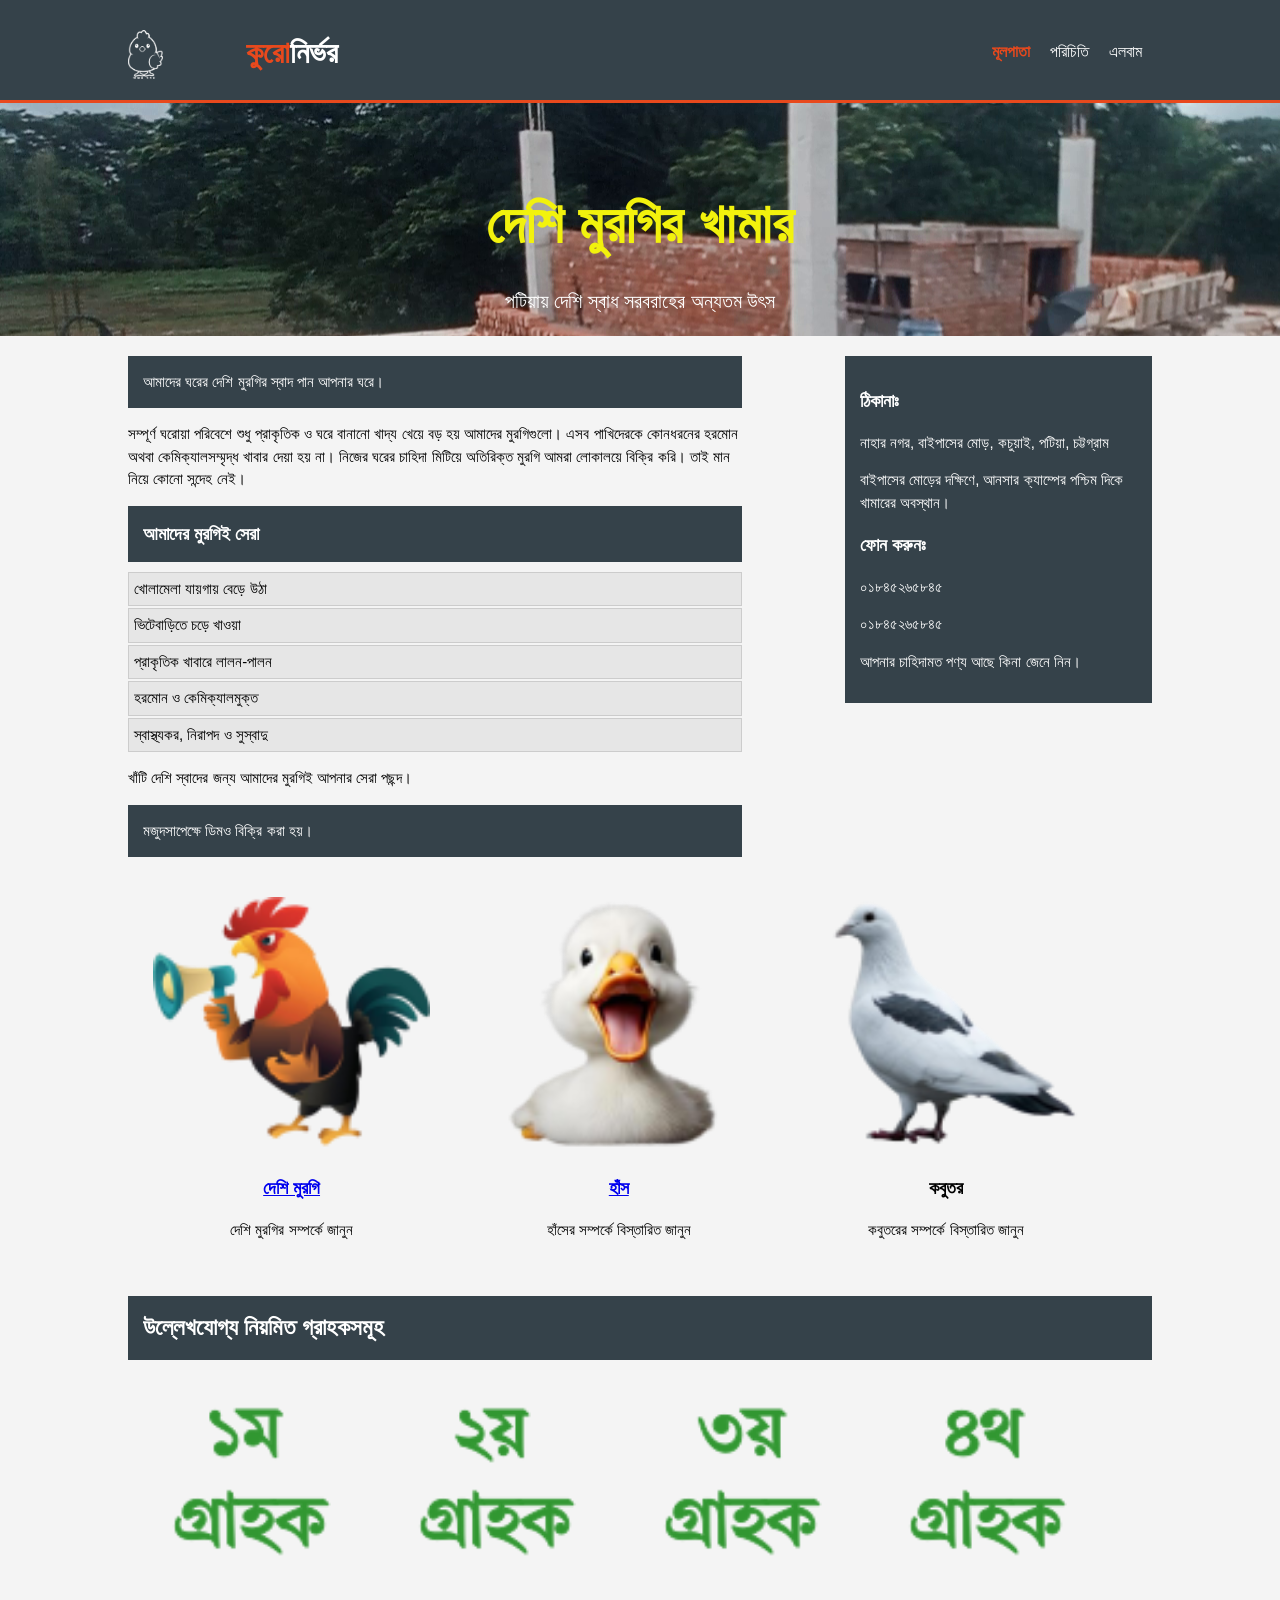
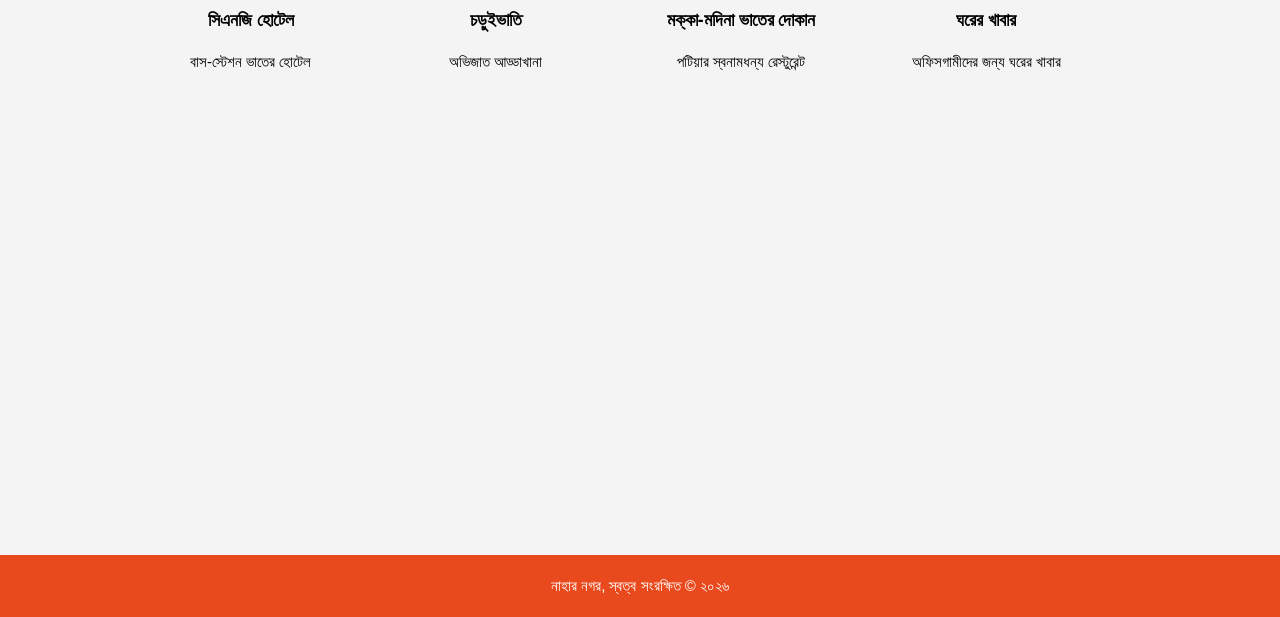
<file: index.html>
<!DOCTYPE html>
<html lang="en" dir="ltr">
  <head>
    <meta charset="utf-8">
    <meta name="viewport" content="width=device-width">
    <meta name="description" content="দেশি মুরগির খামার">
    <meta name="keywords" content="দেশি খামার, দেশি মুরগি, কবুতরের খামার, কবুতর, পটিয়া, চট্টগ্রাম,
    deshi murgi, chicken in patiya, deshi khamar in patiya, komol munshir hat">
    <meta name="author" content="Feroze Rashid, ফিরোজ রশিদ">
    <link rel="icon" type="image/x-icon" href="./img/favicon.ico">
    <title>কুরোনির্ভর । স্বাগতম</title>
    <link rel="stylesheet" href="./css/style.css">
  </head>
  <body>
    <header>
      <div class="container">
        <div id="branding">
          <div id="logo">
            <img src=./img/logo_khamar_short.png>
          </div>
          <div id="company-name">
          <h1><span class="highlight">কুরো</span>নির্ভর</h1>
        </div>
        </div>
        <nav>
          <ul>
            <li class="current"><a href="index.html">মূলপাতা</a></li>
            <li><a href="about.html">পরিচিতি</a></li>
            <li><a href="gallery.html">এলবাম</a></li>
          </ul>
        </nav>
      </div>
    </header>

    <section id="showcase">
      <div class="container">
        <h1>দেশি মুরগির খামার</h1>
        <p>পটিয়ায় দেশি স্বাধ সরবরাহের অন্যতম উৎস</p>
      </div>
    </section>

    <section id="promo">
      <div class="container">
        <article id="promo-main">
        <p class="dark">আমাদের ঘরের দেশি মুরগির স্বাদ পান আপনার ঘরে।</p>
        <p>সম্পূর্ণ ঘরোয়া পরিবেশে শুধু প্রাকৃতিক ও ঘরে বানানো খাদ্য খেয়ে বড় হয় আমাদের
          মুরগিগুলো। এসব পাখিদেরকে কোনধরনের হরমোন অথবা কেমিক্যালসম্মৃদ্ধ খাবার দেয়া
          হয় না। নিজের ঘরের চাহিদা মিটিয়ে অতিরিক্ত মুরগি আমরা লোকালয়ে বিক্রি করি।
          তাই মান নিয়ে কোনো সন্দেহ নেই।</p>
        <h3 class="dark">আমাদের মুরগিই সেরা</h3>
        <ul id="promo-reason">
          <li>খোলামেলা যায়গায় বেড়ে উঠা</li>
          <li>ভিটেবাড়িতে চড়ে খাওয়া</li>
          <li>প্রাকৃতিক খাবারে লালন-পালন</li>
          <li>হরমোন ও কেমিক্যালমুক্ত</li>
          <li>স্বাস্থ্যকর, নিরাপদ ও সুস্বাদু</li>
        </ul>
        <p>খাঁটি দেশি স্বাদের জন্য আমাদের মুরগিই আপনার সেরা পছন্দ।</p>
        <p class="dark">মজুদসাপেক্ষে ডিমও বিক্রি করা হয়।</p>
        </article>

    <aside id="promo-sidebar">
        <div class="dark">
        <h3>ঠিকানাঃ</h3>
        <p>নাহার নগর, বাইপাসের মোড়, কচুয়াই, পটিয়া, চট্টগ্রাম</p>
        <p>বাইপাসের মোড়ের দক্ষিণে, আনসার ক্যাম্পের পশ্চিম দিকে খামারের অবস্থান।</p>
        <h3>ফোন করুনঃ</h3>
        <p>০১৮৪৫২৬৫৮৪৫</p>
        <p>০১৮৪৫২৬৫৮৪৫</p>
        <p>আপনার চাহিদামত পণ্য আছে কিনা জেনে নিন।</p>
      </div>
    </aside>

    </div>
  </section>

    <section id="boxes">
      <div class="container">

        <div class="box">
          <img src="./img/deshi_murgi.png" alt="মুরগির ছবি">
          <h3><a href="chicken.html" target="_blank" rel="noopener noreferrer">দেশি মুরগি</a></h3>
          <p>দেশি মুরগির সম্পর্কে জানুন</p>
        </div>

        <div class="box">
          <img src="./img/duck.png" alt="হাঁসের ছবি">
          <h3><a href="duck.html" target="_blank" rel="noopener noreferrer">হাঁস</a></h3>
          <p>হাঁসের সম্পর্কে বিস্তারিত জানুন</p>
        </div>

        <div class="box">
          <img src="./img/pigeon.png" alt="কবুতরের ছবি">
          <h3>কবুতর</h3>
          <p>কবুতরের সম্পর্কে বিস্তারিত জানুন</p>
        </div>

      </div>
    </section>


    <section id="customers">
        <div class="container">
          <h2 class="dark">উল্লেখযোগ্য নিয়মিত গ্রাহকসমূহ</h2>

          <div class="customer">
              <img src="./img/logo_cust1.png" alt="সিএনজি হোটেল">
              <h3>সিএনজি হোটেল</h3>
              <p>বাস-স্টেশন ভাতের হোটেল</p>
          </div>

          <div class="customer">
              <img src="./img/logo_cust2.png" alt="চড়ুইভাতি">
              <h3>চড়ুইভাতি</h3>
              <p>অভিজাত আড্ডাখানা</p>
          </div>

          <div class="customer">
              <img src="./img/logo_cust3.png" alt="মদিনা">
              <h3>মক্কা-মদিনা ভাতের দোকান</h3>
              <p>পটিয়ার স্বনামধন্য রেস্টুরেন্ট</p>
          </div>

          <div class="customer">
              <img src="./img/logo_cust4.png" alt="ঘরের খাবার">
              <h3>ঘরের খাবার</h3>
              <p>অফিসগামীদের জন্য ঘরের খাবার</p>
          </div>

        </div>
    </section>

    <section id="mapbox" align="center">
    <div class="container">
      <iframe src="https://www.google.com/maps/embed?pb=!1m14!1m8!1m3!1d6836.513897028944!2d91.99343680429482!3d22.280950279232744!3m2!1i1024!2i768!4f13.1!3m3!1m2!1s0x30ad3d00443743bf%3A0x7475af524c725586!2z4Kao4Ka-4Ka54Ka-4KawIOCmqOCml-CmsA!5e0!3m2!1sen!2sus!4v1786073620413!5m2!1sen!2sus"
      width="400" height="450";
      style="border:0;" allowfullscreen="" loading="lazy" referrerpolicy="strict-origin-when-cross-origin"></iframe>
    </div>
  </section>

    <footer>
      <p>নাহার নগর, স্বত্ব সংরক্ষিত &copy; ২০২৬</p>
    </footer>

  </body>
</html>
</file>
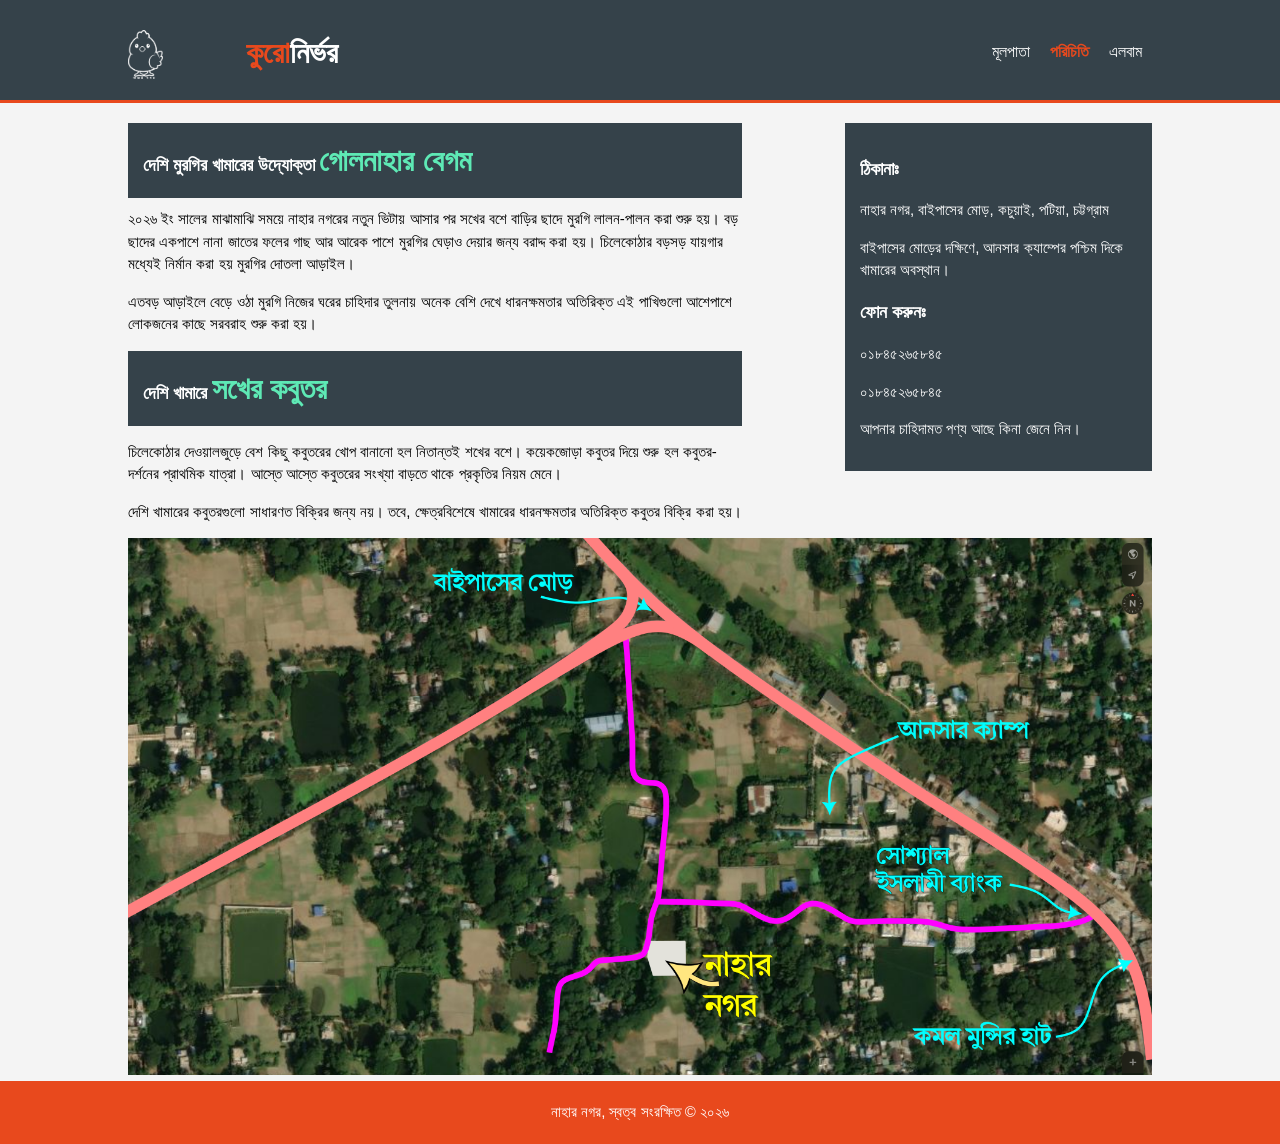
<file: about.html>
<!DOCTYPE html>
<html lang="en" dir="ltr">
  <head>
    <meta charset="utf-8">
    <meta name="viewport" content="width=device-width">
    <meta name="description" content="দেশি মুরগির খামার">
    <meta name="keywords" content="দেশি খামার, দেশি মুরগি, কবুতরের খামার, কবুতর, পটিয়া, চট্টগ্রাম,
    deshi murgi, chicken in patiya, deshi khamar in patiya, komol munshir hat">
    <meta name="author" content="Feroze Rashid, ফিরোজ রশিদ">
    <link rel="icon" type="image/x-icon" href="./img/favicon.ico">
    <title>কুরোনির্ভর । পরিচিতি</title>
    <link rel="stylesheet" href="./css/style.css">
  </head>
  <body>
    <header>
      <div class="container">
        <div id="branding">
          <div id="logo">
            <img src=./img/logo_khamar_short.png>
          </div>
          <div id="company-name">
          <h1><span class="highlight">কুরো</span>নির্ভর</h1>
        </div>
        </div>
        <nav>
          <ul>
            <li><a href="index.html">মূলপাতা</a></li>
            <li class="current"><a href="about.html">পরিচিতি</a></li>
            <li><a href="gallery.html">এলবাম</a></li>
          </ul>
        </nav>
      </div>
    </header>

    <section id="promo">
      <div class="container">
        <article id="promo-main">
        <h3 class="dark">দেশি মুরগির খামারের উদ্যোক্তা <span class="highlight">গোলনাহার বেগম</span></h3
        <p>২০২৬ ইং সালের মাঝামাঝি সময়ে নাহার নগরের নতুন ভিটায় আসার পর সখের বশে বাড়ির ছাদে
        মুরগি লালন-পালন করা শুরু হয়। বড় ছাদের একপাশে নানা জাতের ফলের গাছ আর আরেক
        পাশে মুরগির ঘেড়াও দেয়ার জন্য বরাদ্দ করা হয়। চিলেকোঠার বড়সড় যায়গার মধ্যেই নির্মান করা হয়
        মুরগির দোতলা আড়াইল।</p>
        <p>এতবড় আড়াইলে বেড়ে ওঠা মুরগি নিজের ঘরের চাহিদার তুলনায় অনেক বেশি দেখে ধারনক্ষমতার অতিরিক্ত
        এই পাখিগুলো আশেপাশে লোকজনের কাছে সরবরাহ শুরু করা হয়।</p>
        <h3 class="dark">দেশি খামারে <span class="highlight">সখের কবুতর</span></h3>
        <p>চিলেকোঠার দেওয়ালজুড়ে বেশ কিছু কবুতরের খোপ বানানো হল নিতান্তই শখের বশে। কয়েকজোড়া
        কবুতর দিয়ে শুরু হল কবুতর-দর্শনের প্রাথমিক যাত্রা। আস্তে আস্তে কবুতরের সংখ্যা বাড়তে থাকে
        প্রকৃতির নিয়ম মেনে।</p>
        <p>দেশি খামারের কবুতরগুলো সাধারণত বিক্রির জন্য নয়। তবে, ক্ষেত্রবিশেষে খামারের ধারনক্ষমতার
        অতিরিক্ত কবুতর বিক্রি করা হয়।</p>
        </article>

    <aside id="promo-sidebar">
        <div class="dark">
        <h3>ঠিকানাঃ</h3>
        <p>নাহার নগর, বাইপাসের মোড়, কচুয়াই, পটিয়া, চট্টগ্রাম</p>
        <p>বাইপাসের মোড়ের দক্ষিণে, আনসার ক্যাম্পের পশ্চিম দিকে খামারের অবস্থান।</p>
        <h3>ফোন করুনঃ</h3>
        <p>০১৮৪৫২৬৫৮৪৫</p>
        <p>০১৮৪৫২৬৫৮৪৫</p>
        <p>আপনার চাহিদামত পণ্য আছে কিনা জেনে নিন।</p>
      </div>
    </aside>

    <div id="location_map">
      <img src="./img/location_naharnogor.png" alt="মানচিত্রে নাহার নগরের অবস্থান">
    </div>
    </div>
  </section>


    <footer>
      <p>নাহার নগর, স্বত্ব সংরক্ষিত &copy; ২০২৬</p>
    </footer>

  </body>
</html>
</file>
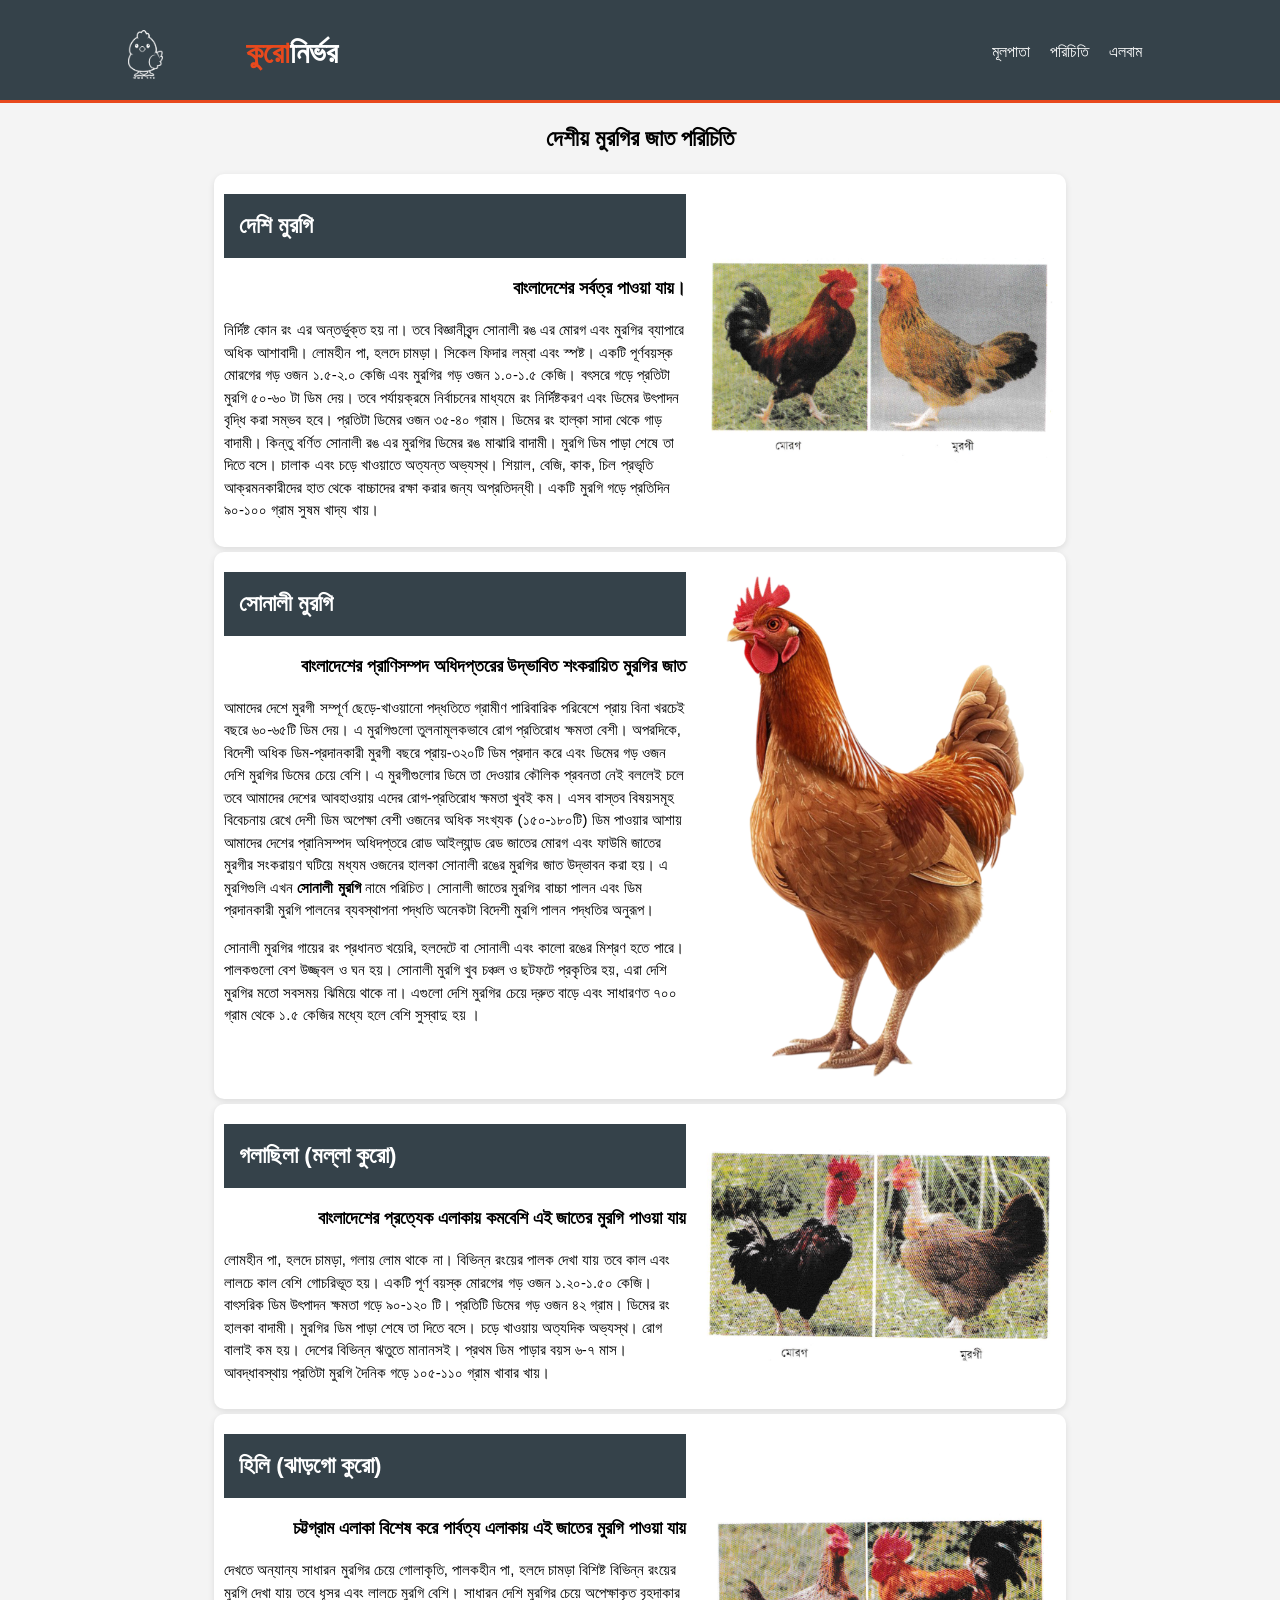
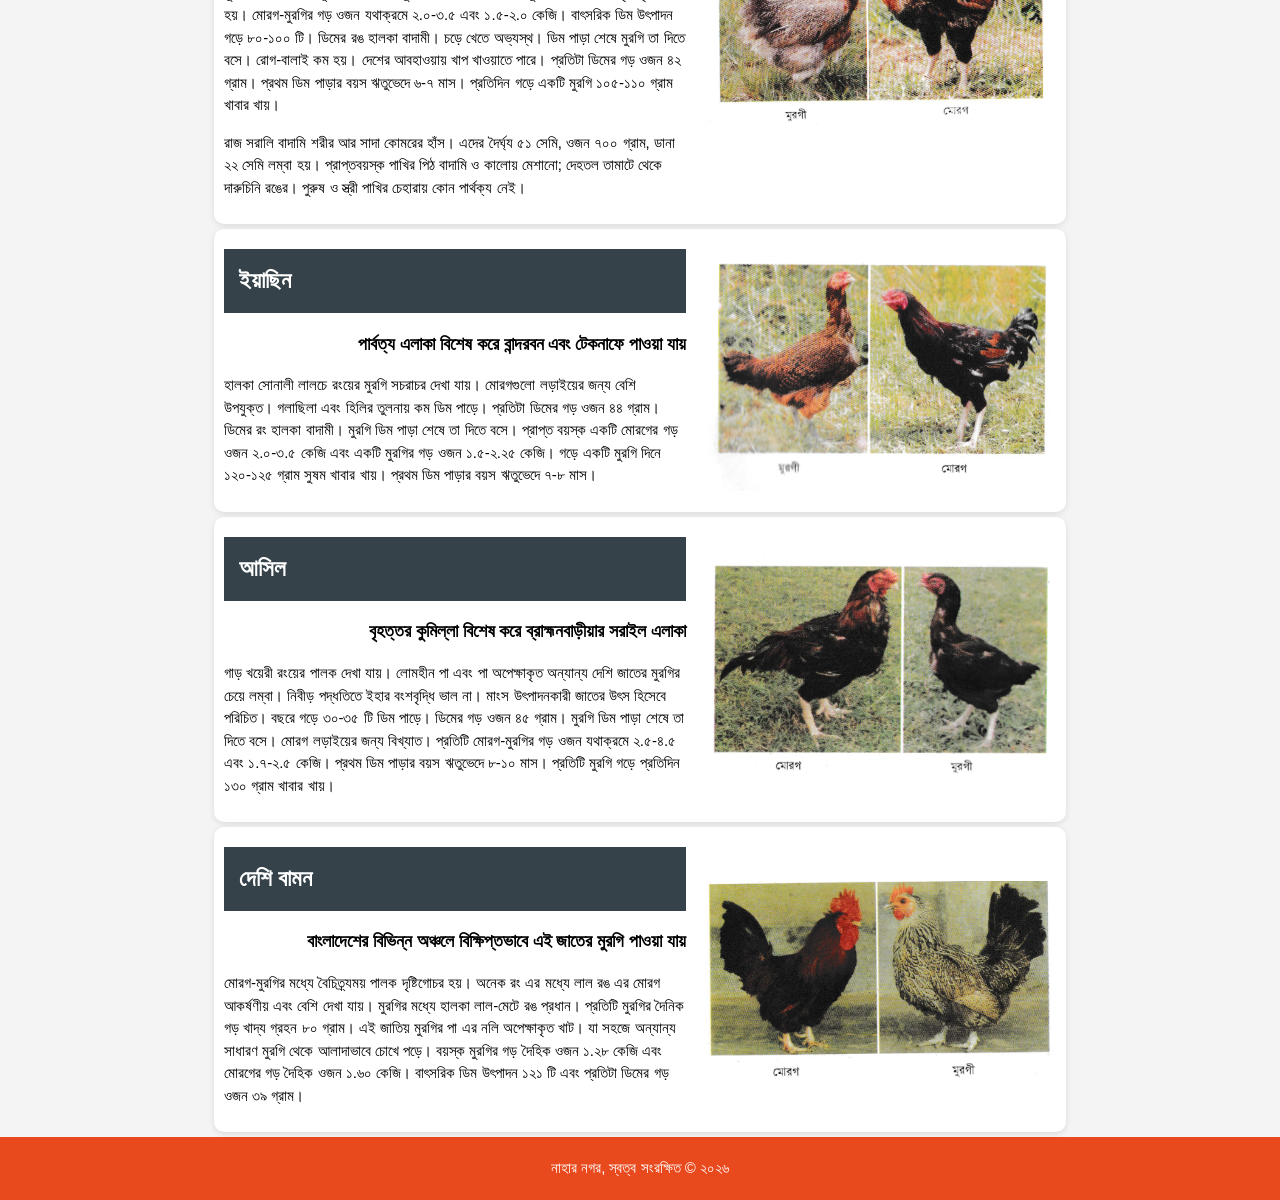
<file: chicken.html>
<!DOCTYPE html>
<html lang="en" dir="ltr">
  <head>
    <meta charset="utf-8">
    <meta name="viewport" content="width=device-width">
    <meta name="description" content="দেশি মুরগির খামার">
    <meta name="keywords" content="দেশি খামার, দেশি মুরগি, কবুতরের খামার, কবুতর, পটিয়া, চট্টগ্রাম,
    deshi murgi, chicken in patiya, deshi khamar in patiya, komol munshir hat">
    <meta name="author" content="Feroze Rashid, ফিরোজ রশিদ">
    <link rel="icon" type="image/x-icon" href="./img/favicon.ico">
    <title>কুরোনির্ভর । মুরগি</title>
    <link rel="stylesheet" href="./css/style.css">
  </head>
  <body>
    <header>
      <div class="container">
        <div id="branding">
          <div id="logo">
            <img src=./img/logo_khamar_short.png>
          </div>
          <div id="company-name">
          <h1><span class="highlight">কুরো</span>নির্ভর</h1>
        </div>
        </div>
        <nav>
          <ul>
            <li><a href="index.html">মূলপাতা</a></li>
            <li><a href="about.html">পরিচিতি</a></li>
            <li><a href="gallery.html">এলবাম</a></li>
          </ul>
        </nav>
      </div>
    </header>

  <section class="container">
    <div class="container">
      <h1 align="center">দেশীয় মুরগির জাত পরিচিতি</h1>
      <!-- <p align="center">উৎসঃ বি এল আর আই প্রকাশনা নং ৫৯ (১৯৯৯)</p> -->
    </div>
  </section>

  <section class="type-card">
    <div class="type-info">
        <h2 class="dark">দেশি মুরগি</h2>
        <h3>বাংলাদেশের সর্বত্র পাওয়া যায়।</h3>

        <p>নির্দিষ্ট কোন রং এর অন্তর্ভুক্ত হয় না। তবে বিজ্ঞানীবৃন্দ সোনালী রঙ এর মোরগ এবং
        মুরগির ব্যাপারে অধিক আশাবাদী। লোমহীন পা, হলদে চামড়া। সিকেল ফিদার লম্বা এবং স্পষ্ট।
      একটি পূর্ণবয়স্ক মোরগের গড় ওজন ১.৫-২.০ কেজি এবং মুরগির গড় ওজন ১.০-১.৫ কেজি।
      বৎসরে গড়ে প্রতিটা মুরগি ৫০-৬০ টা ডিম দেয়। তবে পর্যায়ক্রমে নির্বাচনের মাধ্যমে রং নির্দিষ্টকরণ
      এবং ডিমের উৎপাদন বৃদ্ধি করা সম্ভব হবে। প্রতিটা ডিমের ওজন ৩৫-৪০ গ্রাম। ডিমের রং
      হাল্কা সাদা থেকে গাড় বাদামী। কিন্তু বর্ণিত সোনালী রঙ এর মুরগির ডিমের রঙ মাঝারি বাদামী।
      মুরগি ডিম পাড়া শেষে তা দিতে বসে। চালাক এবং চড়ে খাওয়াতে অত্যন্ত অভ্যস্থ। শিয়াল, বেজি,
      কাক, চিল প্রভৃতি আক্রমনকারীদের হাত থেকে বাচ্চাদের রক্ষা করার জন্য অপ্রতিদন্ধী। একটি মুরগি
      গড়ে প্রতিদিন ৯০-১০০ গ্রাম সুষম খাদ্য খায়।</p>
    </div>
    <div class="type-image">
      <img src="./img/দেশি_মুরগি.png" alt="দেশি মুরগি">
    </div>
  </section>

  <section class="type-card">
    <div class="type-info">
        <h2 class="dark">সোনালী মুরগি</h2>
        <h3>বাংলাদেশের প্রাণিসম্পদ অধিদপ্তরের উদ্ভাবিত শংকরায়িত মুরগির জাত</h3>

        <p>আমাদের দেশে মুরগী সম্পূর্ণ ছেড়ে-খাওয়ানো পদ্ধতিতে গ্রামীণ পারিবারিক পরিবেশে প্রায়
          বিনা খরচেই বছরে ৬০-৬৫টি ডিম দেয়। এ মুরগিগুলো তুলনামূলকভাবে রোগ প্রতিরোধ
          ক্ষমতা বেশী। অপরদিকে, বিদেশী অধিক ডিম-প্রদানকারী মুরগী বছরে প্রায়-৩২০টি
          ডিম প্রদান করে এবং ডিমের গড় ওজন দেশি মুরগির ডিমের চেয়ে বেশি। এ মুরগীগুলোর
          ডিমে তা দেওয়ার কৌলিক প্রবনতা নেই বললেই চলে তবে আমাদের
          দেশের আবহাওয়ায় এদের রোগ-প্রতিরোধ ক্ষমতা খুবই কম। এসব বাস্তব বিষয়সমূহ বিবেচনায় রেখে
          দেশী ডিম অপেক্ষা বেশী ওজনের অধিক সংখ্যক (১৫০-১৮০টি) ডিম পাওয়ার আশায় আমাদের
          দেশের প্রানিসম্পদ অধিদপ্তরে রোড আইল্যান্ড রেড জাতের মোরগ এবং ফাউমি জাতের মুরগীর
          সংকরায়ণ ঘটিয়ে মধ্যম ওজনের হালকা সোনালী রঙের মুরগির জাত উদ্ভাবন করা হয়। এ
          মুরগিগুলি এখন <strong>সোনালী মুরগি</strong> নামে পরিচিত। সোনালী জাতের মুরগির বাচ্চা পালন এবং
          ডিম প্রদানকারী মুরগি পালনের ব্যবস্থাপনা পদ্ধতি অনেকটা বিদেশী মুরগি পালন পদ্ধতির অনুরূপ।</p>

        <p>সোনালী মুরগির গায়ের রং প্রধানত খয়েরি, হলদেটে বা সোনালী এবং কালো রঙের মিশ্রণ হতে
          পারে। পালকগুলো বেশ উজ্জ্বল ও ঘন হয়। সোনালী মুরগি খুব চঞ্চল ও ছটফটে প্রকৃতির হয়,
          এরা দেশি মুরগির মতো সবসময় ঝিমিয়ে থাকে না। এগুলো দেশি মুরগির চেয়ে দ্রুত বাড়ে এবং
          সাধারণত ৭০০ গ্রাম থেকে ১.৫ কেজির মধ্যে হলে বেশি সুস্বাদু হয় । </p>
    </div>
    <div class="type-image">
      <img src="./img/সোনালি.png" alt="সোনালি মুরগি">
    </div>
  </section>


  <section class="type-card">
    <div class="type-info">
        <h2 class="dark">গলাছিলা (মল্লা কুরো)</h2>
        <h3>বাংলাদেশের প্রত্যেক এলাকায় কমবেশি এই জাতের মুরগি পাওয়া যায়</h3>

        <p>লোমহীন পা, হলদে চামড়া, গলায় লোম থাকে না। বিভিন্ন রংয়ের পালক দেখা যায় তবে কাল এবং
        লালচে কাল বেশি গোচরিভূত হয়। একটি পূর্ণ বয়স্ক মোরগের গড় ওজন ১.২০-১.৫০ কেজি। বাৎসরিক
        ডিম উৎপাদন ক্ষমতা গড়ে ৯০-১২০ টি। প্রতিটি ডিমের গড় ওজন ৪২ গ্রাম। ডিমের রং হালকা
        বাদামী। মুরগির ডিম পাড়া শেষে তা দিতে বসে। চড়ে খাওয়ায় অত্যদিক অভ্যস্থ। রোগ বালাই কম
        হয়। দেশের বিভিন্ন ঋতুতে মানানসই। প্রথম ডিম পাড়ার বয়স ৬-৭ মাস। আবদ্ধাবস্থায় প্রতিটা মুরগি
        দৈনিক গড়ে ১০৫-১১০ গ্রাম খাবার খায়।</p>
    </div>
    <div class="type-image">
      <img src="./img/গলাছিলা.png" alt="গলাছিলা">
    </div>
  </section>

  <section class="type-card">
    <div class="type-info">
        <h2 class="dark">হিলি (ঝাড়গো কুরো)</h2>
        <h3>চট্টগ্রাম এলাকা বিশেষ করে পার্বত্য এলাকায় এই জাতের মুরগি পাওয়া যায়</h3>

        <p>দেখতে অন্যান্য সাধারন মুরগির চেয়ে গোলাকৃতি, পালকহীন পা, হলদে চামড়া বিশিষ্ট
        বিভিন্ন রংয়ের মুরগি দেখা যায় তবে ধূসর এবং লালচে মুরগি বেশি। সাধারন দেশি মুরগির
      চেয়ে অপেক্ষাকৃত বৃহদাকার হয়। মোরগ-মুরগির গড় ওজন যথাক্রমে ২.০-৩.৫ এবং ১.৫-২.০ কেজি।
        বাৎসরিক ডিম উৎপাদন গড়ে ৮০-১০০ টি। ডিমের রঙ হালকা বাদামী। চড়ে খেতে অভ্যস্থ। ডিম
      পাড়া শেষে মুরগি তা দিতে বসে। রোগ-বালাই কম হয়। দেশের আবহাওয়ায় খাপ খাওয়াতে পারে।
        প্রতিটা ডিমের গড় ওজন ৪২ গ্রাম। প্রথম ডিম পাড়ার বয়স ঋতুভেদে ৬-৭ মাস। প্রতিদিন
      গড়ে একটি মুরগি ১০৫-১১০ গ্রাম খাবার খায়। </p>

       <p>রাজ সরালি বাদামি শরীর আর সাদা কোমরের হাঁস। এদের দৈর্ঘ্য ৫১ সেমি, ওজন ৭০০ গ্রাম,
       ডানা ২২ সেমি লম্বা হয়। প্রাপ্তবয়স্ক পাখির পিঠ বাদামি ও কালোয় মেশানো; দেহতল তামাটে থেকে
       দারুচিনি রঙের। পুরুষ ও স্ত্রী পাখির চেহারায় কোন পার্থক্য নেই।</p>
    </div>
    <div class="type-image">
      <img src="./img/হিলি.png" alt="হিলি">
    </div>
  </section>

  <section class="type-card">
    <div class="type-info">
        <h2 class="dark">ইয়াছিন</h2>
        <h3>পার্বত্য এলাকা বিশেষ করে বান্দরবন এবং টেকনাফে পাওয়া যায়</h3>

        <p>হালকা সোনালী লালচে রংয়ের মুরগি সচরাচর দেখা যায়। মোরগগুলো লড়াইয়ের জন্য
        বেশি উপযুক্ত। গলাছিলা এবং হিলির তুলনায় কম ডিম পাড়ে। প্রতিটা ডিমের গড় ওজন
        ৪৪ গ্রাম। ডিমের রং হালকা বাদামী। মুরগি ডিম পাড়া শেষে তা দিতে বসে। প্রাপ্ত বয়স্ক একটি
        মোরগের গড় ওজন ২.০-৩.৫ কেজি এবং একটি মুরগির গড় ওজন ১.৫-২.২৫ কেজি।
      গড়ে একটি মুরগি দিনে ১২০-১২৫ গ্রাম সুষম খাবার খায়। প্রথম ডিম পাড়ার বয়স
        ঋতুভেদে ৭-৮ মাস। </p>
    </div>
    <div class="type-image">
      <img src="./img/ইয়াছিন.png" alt="ইয়াছিন">
    </div>
  </section>

    <section class="type-card">
      <div class="type-info">
          <h2 class="dark">আসিল</h2>
          <h3>বৃহত্তর কুমিল্লা বিশেষ করে ব্রাহ্মনবাড়ীয়ার সরাইল এলাকা</h3>

          <p>গাড় খয়েরী রংয়ের পালক দেখা যায়। লোমহীন পা এবং পা অপেক্ষাকৃত অন্যান্য দেশি জাতের মুরগির
          চেয়ে লম্বা। নিবীড় পদ্ধতিতে ইহার বংশবৃদ্ধি ভাল না। মাংস উৎপাদনকারী জাতের উৎস হিসেবে
          পরিচিত। বছরে গড়ে ৩০-৩৫ টি ডিম পাড়ে। ডিমের গড় ওজন ৪৫ গ্রাম। মুরগি ডিম পাড়া
          শেষে তা দিতে বসে। মোরগ লড়াইয়ের জন্য বিখ্যাত। প্রতিটি মোরগ-মুরগির গড় ওজন যথাক্রমে
          ২.৫-৪.৫ এবং ১.৭-২.৫ কেজি। প্রথম ডিম পাড়ার বয়স ঋতুভেদে ৮-১০ মাস। প্রতিটি
          মুরগি গড়ে প্রতিদিন ১৩০ গ্রাম খাবার খায়।</p>
      </div>
      <div class="type-image">
        <img src="./img/আসিল.png" alt="আসিল মুরগি">
      </div>
    </section>

    <section class="type-card">
      <div class="type-info">
          <h2 class="dark">দেশি বামন</h2>
          <h3>বাংলাদেশের বিভিন্ন অঞ্চলে বিক্ষিপ্তভাবে এই জাতের মুরগি পাওয়া যায়</h3>

          <p>মোরগ-মুরগির মধ্যে বৈচিত্র্যময় পালক দৃষ্টিগোচর হয়। অনেক রং এর মধ্যে
          লাল রঙ এর মোরগ আকর্ষণীয় এবং বেশি দেখা যায়। মুরগির মধ্যে হালকা লাল-মেটে
          রঙ প্রধান। প্রতিটি মুরগির দৈনিক গড় খাদ্য গ্রহন ৮০ গ্রাম। এই জাতিয় মুরগির পা
          এর নলি অপেক্ষাকৃত খাট। যা সহজে অন্যান্য সাধারণ মুরগি থেকে আলাদাভাবে চোখে
          পড়ে। বয়স্ক মুরগির গড় দৈহিক ওজন ১.২৮ কেজি এবং মোরগের গড় দৈহিক ওজন
          ১.৬০ কেজি। বাৎসরিক ডিম উৎপাদন ১২১ টি এবং প্রতিটা ডিমের গড় ওজন ৩৯ গ্রাম।</p>
      </div>
      <div class="type-image">
        <img src="./img/বামন.png" alt="বামন">
      </div>
    </section>

<footer>
  <p>নাহার নগর, স্বত্ব সংরক্ষিত &copy; ২০২৬</p>
</footer>

    </body>
  </html>
</file>
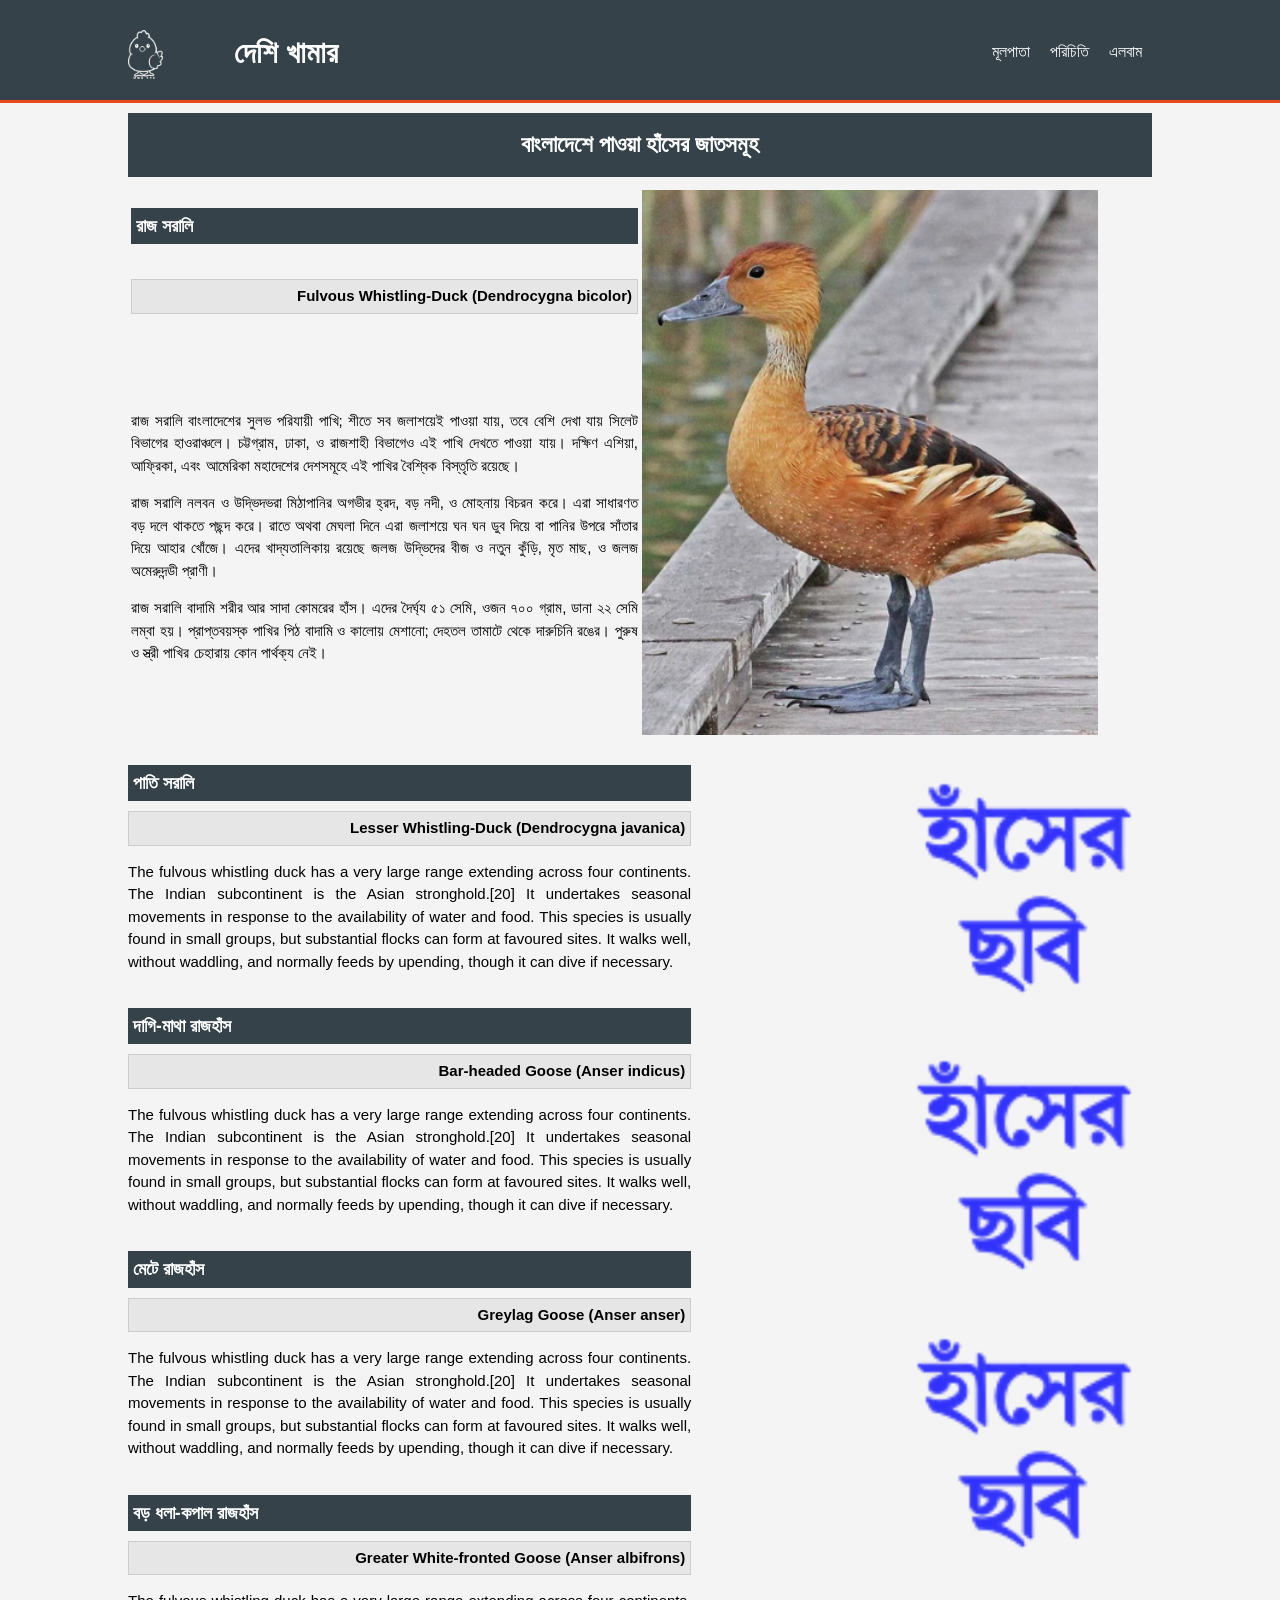
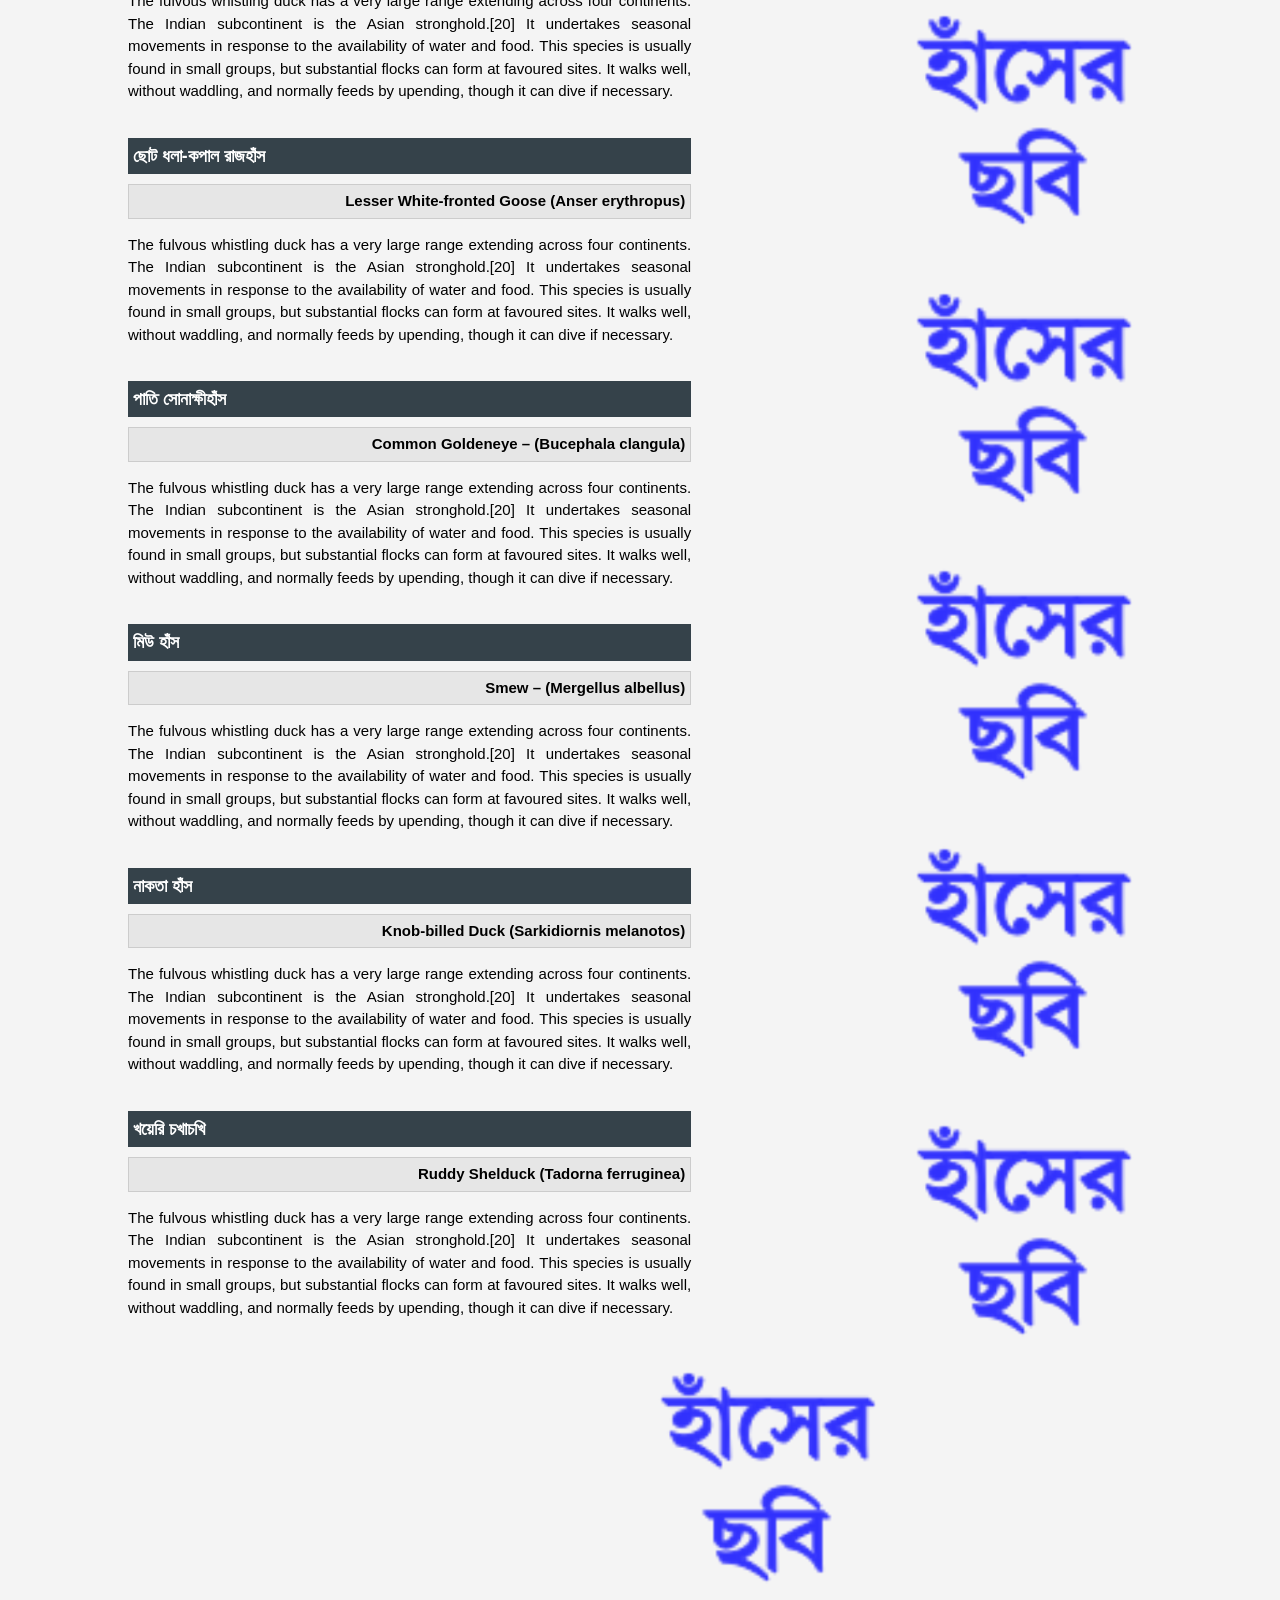
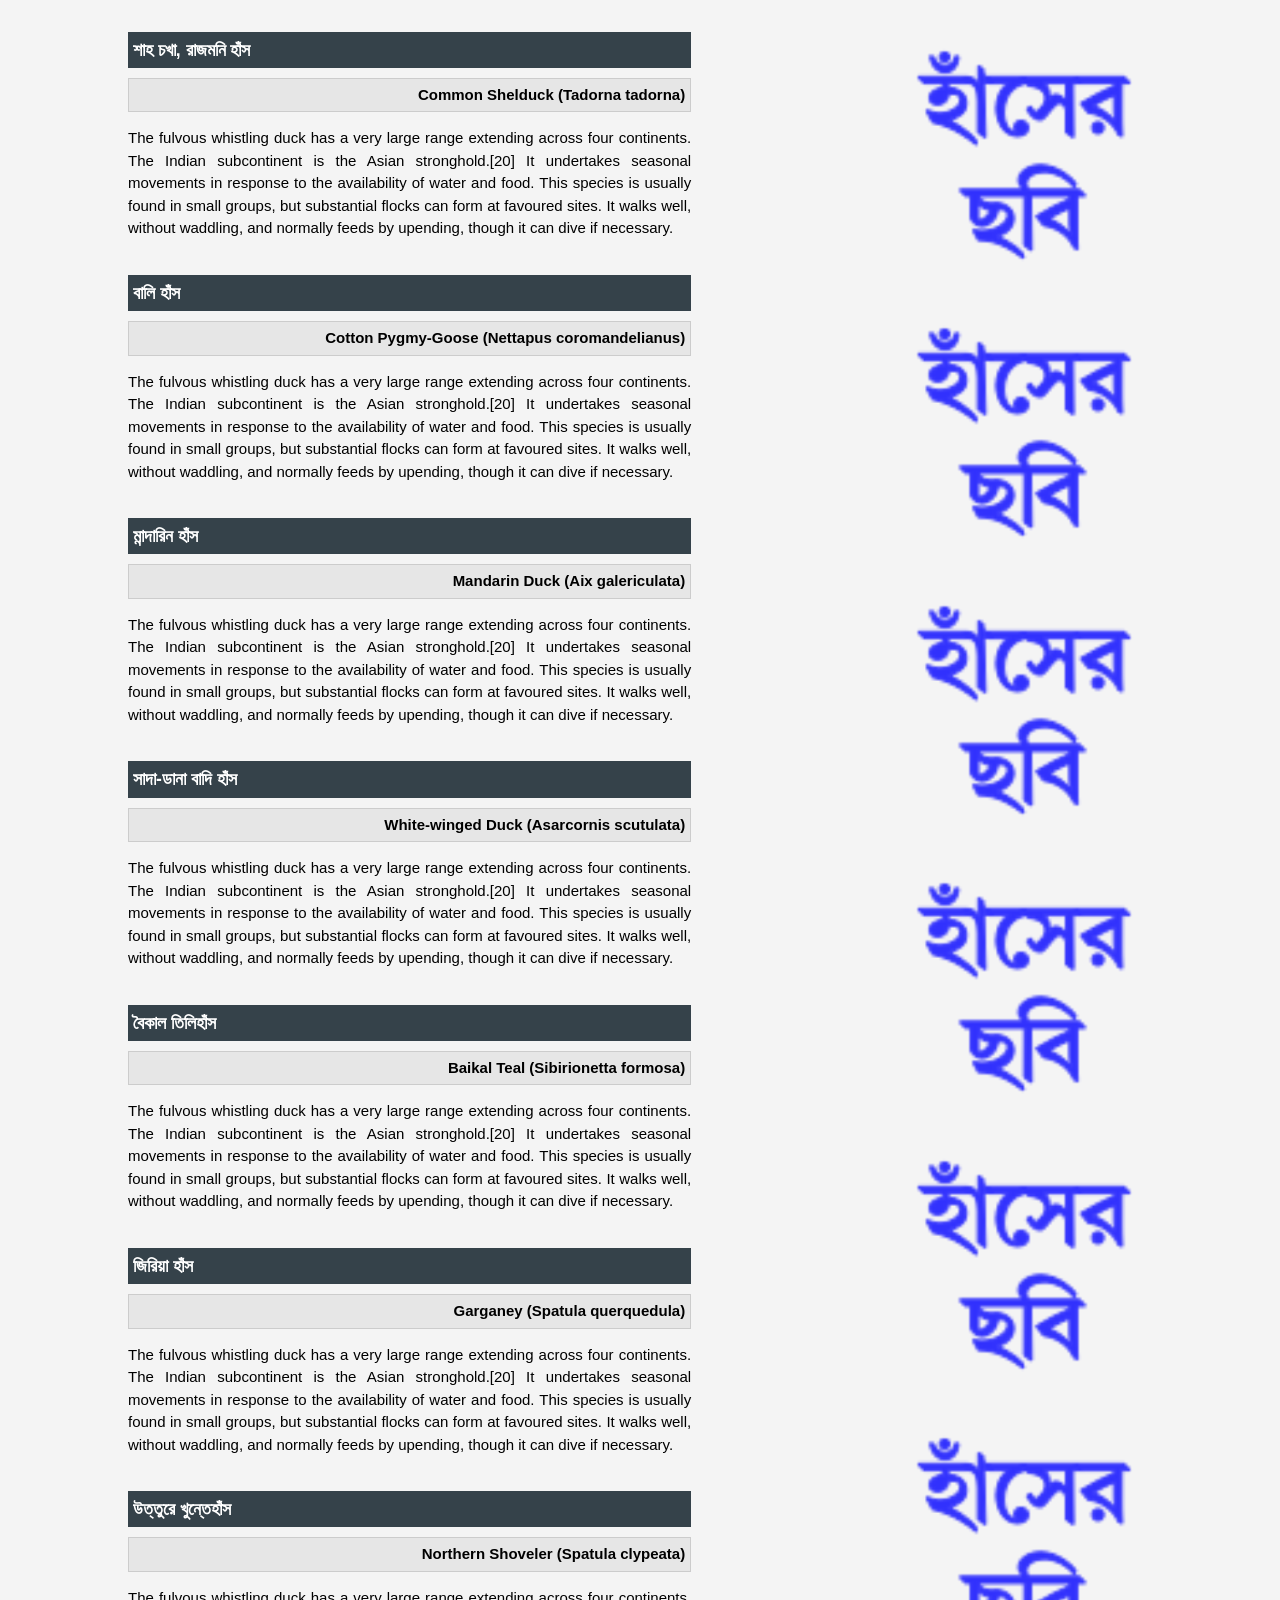
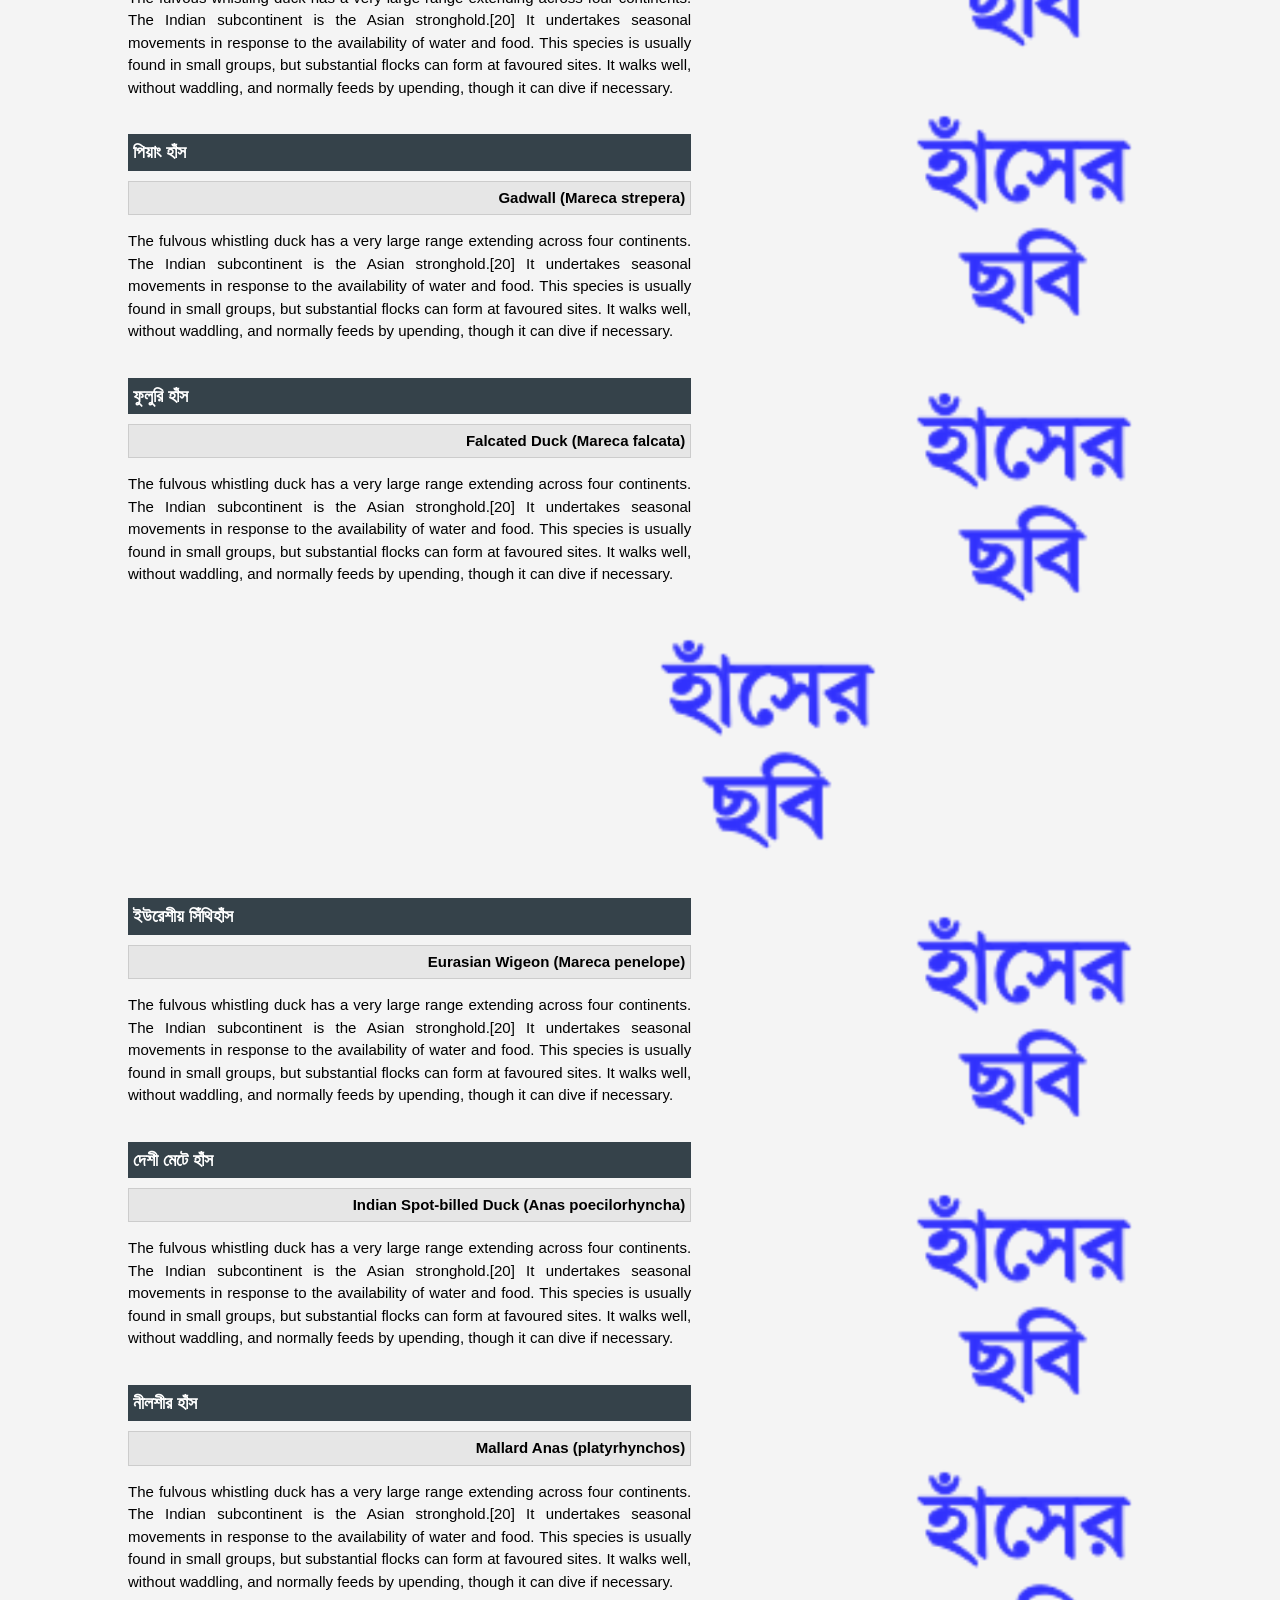
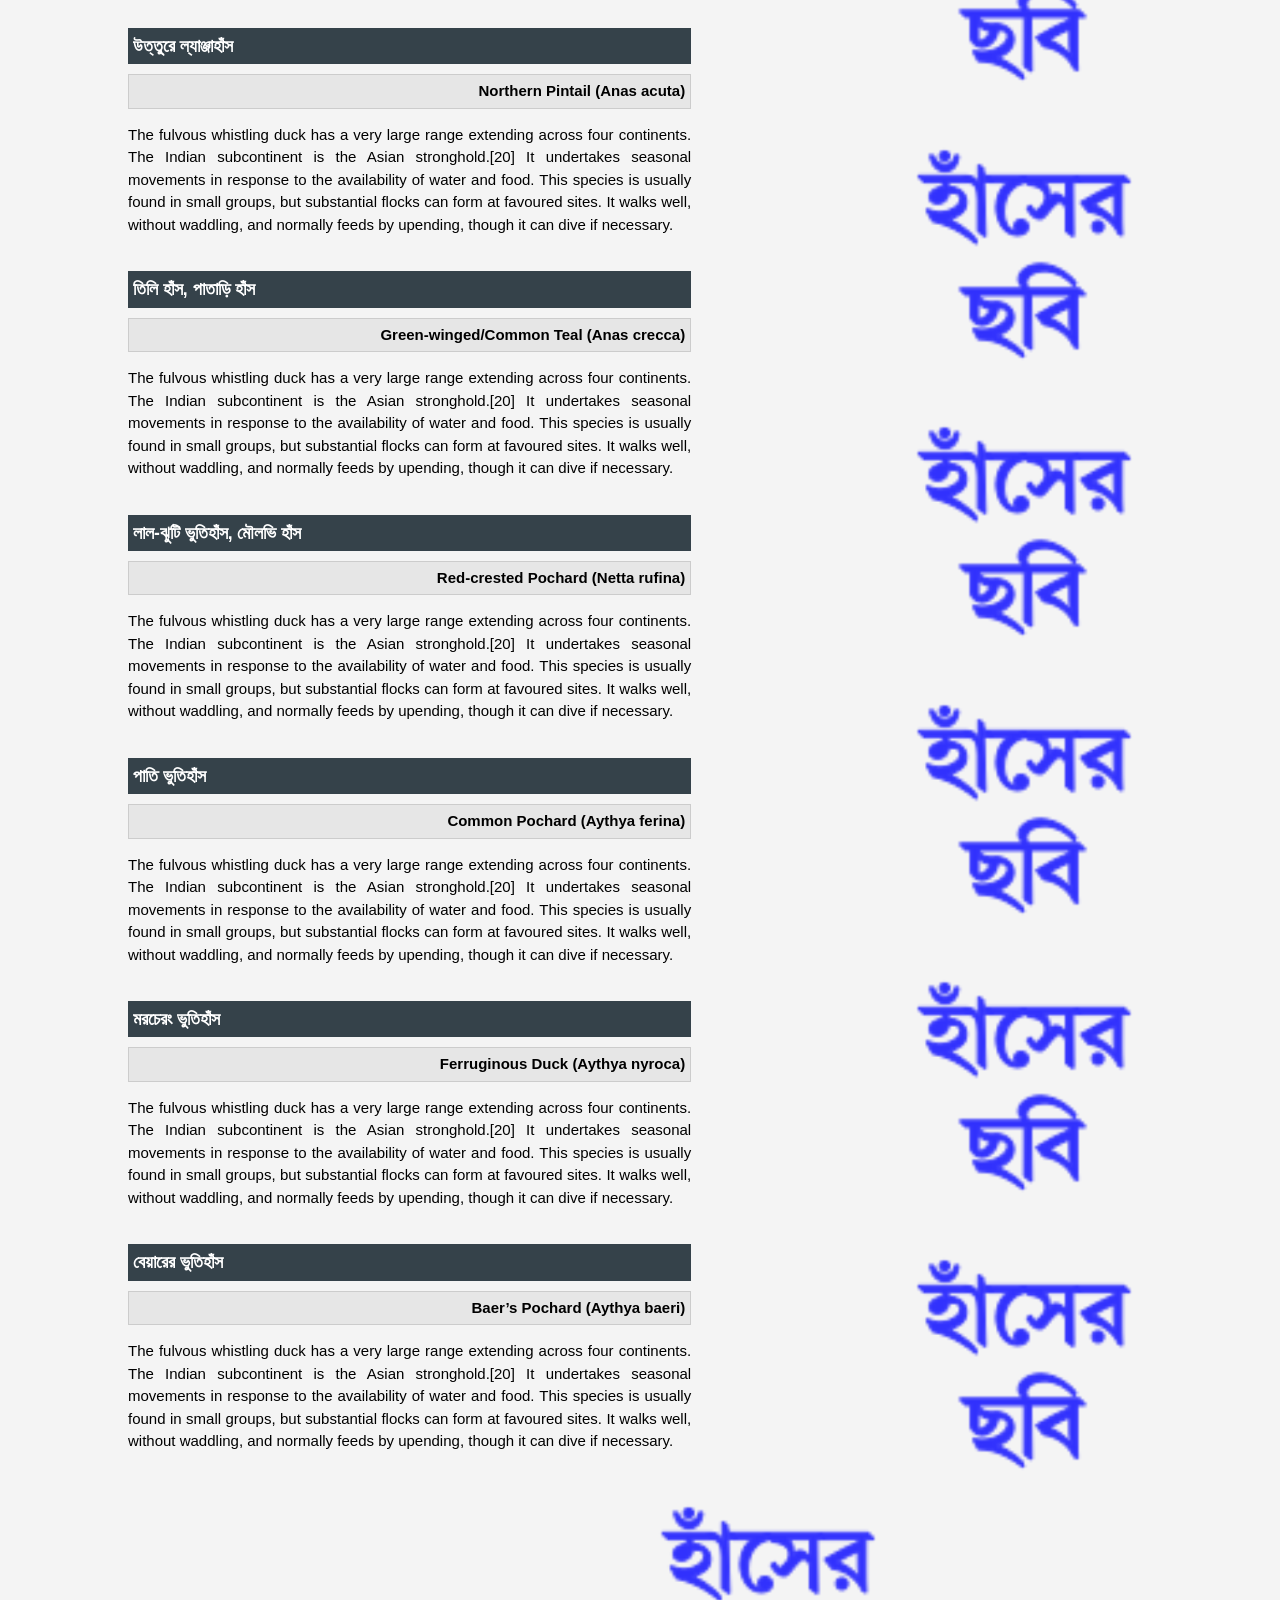
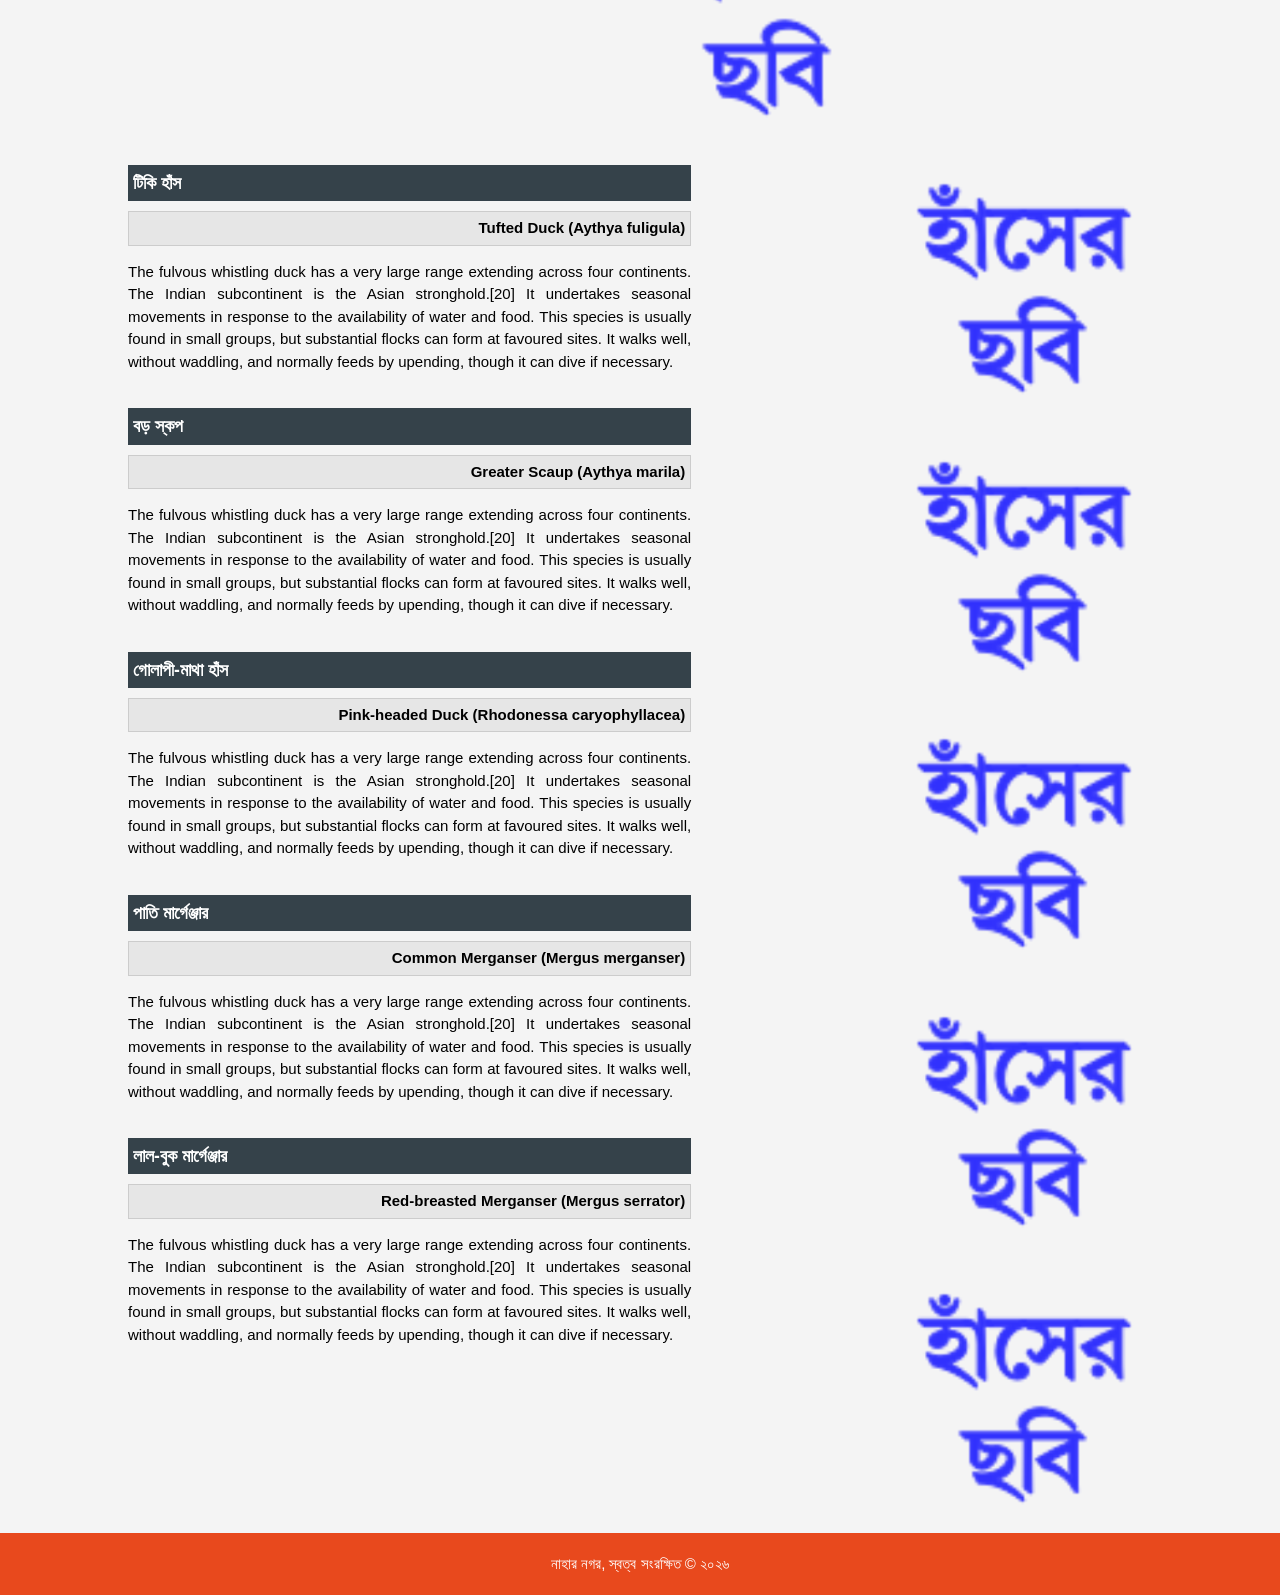
<file: ducks.html>
<!DOCTYPE html>
<html lang="en" dir="ltr">
  <head>
    <meta charset="utf-8">
    <meta name="viewport" content="width=device-width">
    <meta name="description" content="দেশি মুরগির খামার">
    <meta name="keywords" content="দেশি খামার, দেশি মুরগি, কবুতরের খামার, কবুতর, পটিয়া, চট্টগ্রাম,
    deshi murgi, chicken in patiya, deshi khamar in patiya, komol munshir hat">
    <meta name="author" content="Feroze Rashid, ফিরোজ রশিদ">
    <link rel="icon" type="image/x-icon" href="./img/favicon.ico">
    <title>দেশি মুরগি । হাঁস</title>
    <link rel="stylesheet" href="./css/style.css">
  </head>
  <body>
    <header>
      <div class="container">
        <div id="branding">
          <div id="logo">
            <img src=./img/logo_khamar_short.png>
          </div>
          <div id="company-name">
          <h1>দেশি খামার</h1>
        </div>
        </div>
        <nav>
          <ul>
            <li><a href="index.html">মূলপাতা</a></li>
            <li><a href="about.html">পরিচিতি</a></li>
            <li><a href="gallery.html">এলবাম</a></li>
          </ul>
        </nav>
      </div>
    </header>

    <section id="types">
      <div class="container">
        <h1 class="dark"> বাংলাদেশে পাওয়া হাঁসের জাতসমূহ</h1>
      </div>

      <div class="container">
      <table id="type">
        <tr>
          <td> <h3 class="dark">রাজ সরালি</h3> </td>
          <td rowspan="3">
          <img src="./img/রাজ_সরালি.png">
          </td>
        </tr>
        <tr>
          <td> <h4>Fulvous Whistling-Duck (Dendrocygna bicolor)</h4> </td>
        </tr>
        <tr>
          <td> <p>রাজ সরালি বাংলাদেশের সুলভ পরিযায়ী পাখি; শীতে সব জলাশয়েই পাওয়া যায়, তবে বেশি
        দেখা যায় সিলেট বিভাগের হাওরাঞ্চলে। চট্টগ্রাম, ঢাকা, ও রাজশাহী বিভাগেও এই পাখি দেখতে
        পাওয়া যায়। দক্ষিণ এশিয়া, আফ্রিকা, এবং আমেরিকা মহাদেশের দেশসমূহে এই পাখির বৈশ্বিক বিস্তৃতি রয়েছে।</p>

        <p>রাজ সরালি নলবন ও উদ্ভিদভরা মিঠাপানির অগভীর হ্রদ, বড় নদী, ও মোহনায় বিচরন করে। এরা সাধারণত বড়
        দলে থাকতে পছন্দ করে। রাতে অথবা মেঘলা দিনে এরা জলাশয়ে ঘন ঘন ডুব দিয়ে বা পানির উপরে
        সাঁতার দিয়ে আহার খোঁজে। এদের খাদ্যতালিকায় রয়েছে জলজ উদ্ভিদের বীজ ও নতুন কুঁড়ি, মৃত মাছ,
        ও জলজ অমেরুদন্ডী প্রাণী।</p>

       <p>রাজ সরালি বাদামি শরীর আর সাদা কোমরের হাঁস। এদের দৈর্ঘ্য ৫১ সেমি, ওজন ৭০০ গ্রাম,
       ডানা ২২ সেমি লম্বা হয়। প্রাপ্তবয়স্ক পাখির পিঠ বাদামি ও কালোয় মেশানো; দেহতল তামাটে থেকে
       দারুচিনি রঙের। পুরুষ ও স্ত্রী পাখির চেহারায় কোন পার্থক্য নেই।</p>
        </td>
      </tr>
    </table>

      <article id="type">
        <h3 class="dark">পাতি সরালি</h3>
        <h4>Lesser Whistling-Duck (Dendrocygna javanica)</h4>
        <p>The fulvous whistling duck has a very large range extending across four continents.
          The Indian subcontinent is the Asian stronghold.[20] It undertakes seasonal
          movements in response to the availability of water and food. This species is usually
          found in small groups, but substantial flocks can form at favoured sites.
          It walks well, without waddling, and normally feeds by upending, though
          it can dive if necessary.</p>
      </article>

      <aside id="types-sidebar">
        <div id="type-pic">
          <img src="./img/duck_pic.png">
        </div>
      </aside>

      <article id="type">
        <h3 class="dark">দাগি-মাথা রাজহাঁস</h3>
        <h4>Bar-headed Goose (Anser indicus)</h4>
        <p>The fulvous whistling duck has a very large range extending across four continents.
          The Indian subcontinent is the Asian stronghold.[20] It undertakes seasonal
          movements in response to the availability of water and food. This species is usually
          found in small groups, but substantial flocks can form at favoured sites.
          It walks well, without waddling, and normally feeds by upending, though
          it can dive if necessary.</p>
      </article>

      <aside id="types-sidebar">
        <div id="type-pic">
          <img src="./img/duck_pic.png">
        </div>
      </aside>

      <article id="type">
        <h3 class="dark">মেটে রাজহাঁস</h3>
        <h4>Greylag Goose (Anser anser)</h4>
        <p>The fulvous whistling duck has a very large range extending across four continents.
          The Indian subcontinent is the Asian stronghold.[20] It undertakes seasonal
          movements in response to the availability of water and food. This species is usually
          found in small groups, but substantial flocks can form at favoured sites.
          It walks well, without waddling, and normally feeds by upending, though
          it can dive if necessary.</p>
      </article>

      <aside id="types-sidebar">
        <div id="type-pic">
          <img src="./img/duck_pic.png">
        </div>
      </aside>

      <article id="type">
        <h3 class="dark">বড় ধলা-কপাল রাজহাঁস</h3>
        <h4>Greater White-fronted Goose (Anser albifrons)</h4>
        <p>The fulvous whistling duck has a very large range extending across four continents.
          The Indian subcontinent is the Asian stronghold.[20] It undertakes seasonal
          movements in response to the availability of water and food. This species is usually
          found in small groups, but substantial flocks can form at favoured sites.
          It walks well, without waddling, and normally feeds by upending, though
          it can dive if necessary.</p>
      </article>

      <aside id="types-sidebar">
        <div id="type-pic">
          <img src="./img/duck_pic.png">
        </div>
      </aside>

      <article id="type">
        <h3 class="dark">ছোট ধলা-কপাল রাজহাঁস</h3>
        <h4>Lesser White-fronted Goose (Anser erythropus)</h4>
        <p>The fulvous whistling duck has a very large range extending across four continents.
          The Indian subcontinent is the Asian stronghold.[20] It undertakes seasonal
          movements in response to the availability of water and food. This species is usually
          found in small groups, but substantial flocks can form at favoured sites.
          It walks well, without waddling, and normally feeds by upending, though
          it can dive if necessary.</p>
      </article>

      <aside id="types-sidebar">
        <div id="type-pic">
          <img src="./img/duck_pic.png">
        </div>
      </aside>

      <article id="type">
        <h3 class="dark">পাতি সোনাক্ষীহাঁস</h3>
        <h4>Common Goldeneye – (Bucephala clangula)</h4>
        <p>The fulvous whistling duck has a very large range extending across four continents.
          The Indian subcontinent is the Asian stronghold.[20] It undertakes seasonal
          movements in response to the availability of water and food. This species is usually
          found in small groups, but substantial flocks can form at favoured sites.
          It walks well, without waddling, and normally feeds by upending, though
          it can dive if necessary.</p>
      </article>

      <aside id="types-sidebar">
        <div id="type-pic">
          <img src="./img/duck_pic.png">
        </div>
      </aside>

      <article id="type">
        <h3 class="dark">মিউ হাঁস</h3>
        <h4>Smew – (Mergellus albellus)</h4>
        <p>The fulvous whistling duck has a very large range extending across four continents.
          The Indian subcontinent is the Asian stronghold.[20] It undertakes seasonal
          movements in response to the availability of water and food. This species is usually
          found in small groups, but substantial flocks can form at favoured sites.
          It walks well, without waddling, and normally feeds by upending, though
          it can dive if necessary.</p>
      </article>

      <aside id="types-sidebar">
        <div id="type-pic">
          <img src="./img/duck_pic.png">
        </div>
      </aside>

      <article id="type">
        <h3 class="dark">নাকতা হাঁস</h3>
        <h4>Knob-billed Duck (Sarkidiornis melanotos)</h4>
        <p>The fulvous whistling duck has a very large range extending across four continents.
          The Indian subcontinent is the Asian stronghold.[20] It undertakes seasonal
          movements in response to the availability of water and food. This species is usually
          found in small groups, but substantial flocks can form at favoured sites.
          It walks well, without waddling, and normally feeds by upending, though
          it can dive if necessary.</p>
      </article>

      <aside id="types-sidebar">
        <div id="type-pic">
          <img src="./img/duck_pic.png">
        </div>
      </aside>

      <article id="type">
        <h3 class="dark">খয়েরি চখাচখি</h3>
        <h4>Ruddy Shelduck (Tadorna ferruginea)</h4>
        <p>The fulvous whistling duck has a very large range extending across four continents.
          The Indian subcontinent is the Asian stronghold.[20] It undertakes seasonal
          movements in response to the availability of water and food. This species is usually
          found in small groups, but substantial flocks can form at favoured sites.
          It walks well, without waddling, and normally feeds by upending, though
          it can dive if necessary.</p>
      </article>

      <aside id="types-sidebar">
        <div id="type-pic">
          <img src="./img/duck_pic.png">
        </div>
      </aside>

      <article id="type">
        <h3 class="dark">শাহ চখা, রাজমনি হাঁস</h3>
        <h4>Common Shelduck (Tadorna tadorna)</h4>
        <p>The fulvous whistling duck has a very large range extending across four continents.
          The Indian subcontinent is the Asian stronghold.[20] It undertakes seasonal
          movements in response to the availability of water and food. This species is usually
          found in small groups, but substantial flocks can form at favoured sites.
          It walks well, without waddling, and normally feeds by upending, though
          it can dive if necessary.</p>
      </article>

      <aside id="types-sidebar">
        <div id="type-pic">
          <img src="./img/duck_pic.png">
        </div>
      </aside>

      <article id="type">
        <h3 class="dark">বালি হাঁস</h3>
        <h4>Cotton Pygmy-Goose (Nettapus coromandelianus)</h4>
        <p>The fulvous whistling duck has a very large range extending across four continents.
          The Indian subcontinent is the Asian stronghold.[20] It undertakes seasonal
          movements in response to the availability of water and food. This species is usually
          found in small groups, but substantial flocks can form at favoured sites.
          It walks well, without waddling, and normally feeds by upending, though
          it can dive if necessary.</p>
      </article>

      <aside id="types-sidebar">
        <div id="type-pic">
          <img src="./img/duck_pic.png">
        </div>
      </aside>

      <article id="type">
        <h3 class="dark">মান্দারিন হাঁস</h3>
        <h4>Mandarin Duck (Aix galericulata)</h4>
        <p>The fulvous whistling duck has a very large range extending across four continents.
          The Indian subcontinent is the Asian stronghold.[20] It undertakes seasonal
          movements in response to the availability of water and food. This species is usually
          found in small groups, but substantial flocks can form at favoured sites.
          It walks well, without waddling, and normally feeds by upending, though
          it can dive if necessary.</p>
      </article>

      <aside id="types-sidebar">
        <div id="type-pic">
          <img src="./img/duck_pic.png">
        </div>
      </aside>

      <article id="type">
        <h3 class="dark">সাদা-ডানা বাদি হাঁস</h3>
        <h4>White-winged Duck (Asarcornis scutulata)</h4>
        <p>The fulvous whistling duck has a very large range extending across four continents.
          The Indian subcontinent is the Asian stronghold.[20] It undertakes seasonal
          movements in response to the availability of water and food. This species is usually
          found in small groups, but substantial flocks can form at favoured sites.
          It walks well, without waddling, and normally feeds by upending, though
          it can dive if necessary.</p>
      </article>

      <aside id="types-sidebar">
        <div id="type-pic">
          <img src="./img/duck_pic.png">
        </div>
      </aside>

      <article id="type">
        <h3 class="dark">বৈকাল তিলিহাঁস</h3>
        <h4>Baikal Teal (Sibirionetta formosa)</h4>
        <p>The fulvous whistling duck has a very large range extending across four continents.
          The Indian subcontinent is the Asian stronghold.[20] It undertakes seasonal
          movements in response to the availability of water and food. This species is usually
          found in small groups, but substantial flocks can form at favoured sites.
          It walks well, without waddling, and normally feeds by upending, though
          it can dive if necessary.</p>
      </article>

      <aside id="types-sidebar">
        <div id="type-pic">
          <img src="./img/duck_pic.png">
        </div>
      </aside>

      <article id="type">
        <h3 class="dark">জিরিয়া হাঁস</h3>
        <h4>Garganey (Spatula querquedula)</h4>
        <p>The fulvous whistling duck has a very large range extending across four continents.
          The Indian subcontinent is the Asian stronghold.[20] It undertakes seasonal
          movements in response to the availability of water and food. This species is usually
          found in small groups, but substantial flocks can form at favoured sites.
          It walks well, without waddling, and normally feeds by upending, though
          it can dive if necessary.</p>
      </article>

      <aside id="types-sidebar">
        <div id="type-pic">
          <img src="./img/duck_pic.png">
        </div>
      </aside>

      <article id="type">
        <h3 class="dark">উত্তুরে খুন্তেহাঁস</h3>
        <h4>Northern Shoveler (Spatula clypeata)</h4>
        <p>The fulvous whistling duck has a very large range extending across four continents.
          The Indian subcontinent is the Asian stronghold.[20] It undertakes seasonal
          movements in response to the availability of water and food. This species is usually
          found in small groups, but substantial flocks can form at favoured sites.
          It walks well, without waddling, and normally feeds by upending, though
          it can dive if necessary.</p>
      </article>

      <aside id="types-sidebar">
        <div id="type-pic">
          <img src="./img/duck_pic.png">
        </div>
      </aside>

      <article id="type">
        <h3 class="dark">পিয়াং হাঁস</h3>
        <h4>Gadwall (Mareca strepera)</h4>
        <p>The fulvous whistling duck has a very large range extending across four continents.
          The Indian subcontinent is the Asian stronghold.[20] It undertakes seasonal
          movements in response to the availability of water and food. This species is usually
          found in small groups, but substantial flocks can form at favoured sites.
          It walks well, without waddling, and normally feeds by upending, though
          it can dive if necessary.</p>
      </article>

      <aside id="types-sidebar">
        <div id="type-pic">
          <img src="./img/duck_pic.png">
        </div>
      </aside>

      <article id="type">
        <h3 class="dark">ফুলুরি হাঁস</h3>
        <h4>Falcated Duck (Mareca falcata)</h4>
        <p>The fulvous whistling duck has a very large range extending across four continents.
          The Indian subcontinent is the Asian stronghold.[20] It undertakes seasonal
          movements in response to the availability of water and food. This species is usually
          found in small groups, but substantial flocks can form at favoured sites.
          It walks well, without waddling, and normally feeds by upending, though
          it can dive if necessary.</p>
      </article>

      <aside id="types-sidebar">
        <div id="type-pic">
          <img src="./img/duck_pic.png">
        </div>
      </aside>

      <article id="type">
        <h3 class="dark">ইউরেশীয় সিঁথিহাঁস</h3>
        <h4>Eurasian Wigeon (Mareca penelope)</h4>
        <p>The fulvous whistling duck has a very large range extending across four continents.
          The Indian subcontinent is the Asian stronghold.[20] It undertakes seasonal
          movements in response to the availability of water and food. This species is usually
          found in small groups, but substantial flocks can form at favoured sites.
          It walks well, without waddling, and normally feeds by upending, though
          it can dive if necessary.</p>
      </article>

      <aside id="types-sidebar">
        <div id="type-pic">
          <img src="./img/duck_pic.png">
        </div>
      </aside>

      <article id="type">
        <h3 class="dark">দেশী মেটে হাঁস</h3>
        <h4>Indian Spot-billed Duck (Anas poecilorhyncha)</h4>
        <p>The fulvous whistling duck has a very large range extending across four continents.
          The Indian subcontinent is the Asian stronghold.[20] It undertakes seasonal
          movements in response to the availability of water and food. This species is usually
          found in small groups, but substantial flocks can form at favoured sites.
          It walks well, without waddling, and normally feeds by upending, though
          it can dive if necessary.</p>
      </article>

      <aside id="types-sidebar">
        <div id="type-pic">
          <img src="./img/duck_pic.png">
        </div>
      </aside>

      <article id="type">
        <h3 class="dark">নীলশীর হাঁস</h3>
        <h4>Mallard Anas (platyrhynchos)</h4>
        <p>The fulvous whistling duck has a very large range extending across four continents.
          The Indian subcontinent is the Asian stronghold.[20] It undertakes seasonal
          movements in response to the availability of water and food. This species is usually
          found in small groups, but substantial flocks can form at favoured sites.
          It walks well, without waddling, and normally feeds by upending, though
          it can dive if necessary.</p>
      </article>

      <aside id="types-sidebar">
        <div id="type-pic">
          <img src="./img/duck_pic.png">
        </div>
      </aside>

      <article id="type">
        <h3 class="dark">উত্তু্রে ল্যাঞ্জাহাঁস</h3>
        <h4>Northern Pintail (Anas acuta)</h4>
        <p>The fulvous whistling duck has a very large range extending across four continents.
          The Indian subcontinent is the Asian stronghold.[20] It undertakes seasonal
          movements in response to the availability of water and food. This species is usually
          found in small groups, but substantial flocks can form at favoured sites.
          It walks well, without waddling, and normally feeds by upending, though
          it can dive if necessary.</p>
      </article>

      <aside id="types-sidebar">
        <div id="type-pic">
          <img src="./img/duck_pic.png">
        </div>
      </aside>

      <article id="type">
        <h3 class="dark">তিলি হাঁস, পাতাড়ি হাঁস</h3>
        <h4>Green-winged/Common Teal (Anas crecca)</h4>
        <p>The fulvous whistling duck has a very large range extending across four continents.
          The Indian subcontinent is the Asian stronghold.[20] It undertakes seasonal
          movements in response to the availability of water and food. This species is usually
          found in small groups, but substantial flocks can form at favoured sites.
          It walks well, without waddling, and normally feeds by upending, though
          it can dive if necessary.</p>
      </article>

      <aside id="types-sidebar">
        <div id="type-pic">
          <img src="./img/duck_pic.png">
        </div>
      </aside>

      <article id="type">
        <h3 class="dark">লাল-ঝুটি ভুতিহাঁস, মৌলভি হাঁস</h3>
        <h4>Red-crested Pochard (Netta rufina)</h4>
        <p>The fulvous whistling duck has a very large range extending across four continents.
          The Indian subcontinent is the Asian stronghold.[20] It undertakes seasonal
          movements in response to the availability of water and food. This species is usually
          found in small groups, but substantial flocks can form at favoured sites.
          It walks well, without waddling, and normally feeds by upending, though
          it can dive if necessary.</p>
      </article>

      <aside id="types-sidebar">
        <div id="type-pic">
          <img src="./img/duck_pic.png">
        </div>
      </aside>

      <article id="type">
        <h3 class="dark">পাতি ভুতিহাঁস</h3>
        <h4>Common Pochard (Aythya ferina)</h4>
        <p>The fulvous whistling duck has a very large range extending across four continents.
          The Indian subcontinent is the Asian stronghold.[20] It undertakes seasonal
          movements in response to the availability of water and food. This species is usually
          found in small groups, but substantial flocks can form at favoured sites.
          It walks well, without waddling, and normally feeds by upending, though
          it can dive if necessary.</p>
      </article>

      <aside id="types-sidebar">
        <div id="type-pic">
          <img src="./img/duck_pic.png">
        </div>
      </aside>

      <article id="type">
        <h3 class="dark">মরচেরং ভুতিহাঁস</h3>
        <h4>Ferruginous Duck (Aythya nyroca)</h4>
        <p>The fulvous whistling duck has a very large range extending across four continents.
          The Indian subcontinent is the Asian stronghold.[20] It undertakes seasonal
          movements in response to the availability of water and food. This species is usually
          found in small groups, but substantial flocks can form at favoured sites.
          It walks well, without waddling, and normally feeds by upending, though
          it can dive if necessary.</p>
      </article>

      <aside id="types-sidebar">
        <div id="type-pic">
          <img src="./img/duck_pic.png">
        </div>
      </aside>

      <article id="type">
        <h3 class="dark">বেয়ারের ভুতিহাঁস</h3>
        <h4>Baer’s Pochard (Aythya baeri)</h4>
        <p>The fulvous whistling duck has a very large range extending across four continents.
          The Indian subcontinent is the Asian stronghold.[20] It undertakes seasonal
          movements in response to the availability of water and food. This species is usually
          found in small groups, but substantial flocks can form at favoured sites.
          It walks well, without waddling, and normally feeds by upending, though
          it can dive if necessary.</p>
      </article>

      <aside id="types-sidebar">
        <div id="type-pic">
          <img src="./img/duck_pic.png">
        </div>
      </aside>

      <article id="type">
        <h3 class="dark">টিকি হাঁস</h3>
        <h4>Tufted Duck (Aythya fuligula)</h4>
        <p>The fulvous whistling duck has a very large range extending across four continents.
          The Indian subcontinent is the Asian stronghold.[20] It undertakes seasonal
          movements in response to the availability of water and food. This species is usually
          found in small groups, but substantial flocks can form at favoured sites.
          It walks well, without waddling, and normally feeds by upending, though
          it can dive if necessary.</p>
      </article>

      <aside id="types-sidebar">
        <div id="type-pic">
          <img src="./img/duck_pic.png">
        </div>
      </aside>

      <article id="type">
        <h3 class="dark">বড় স্কপ</h3>
        <h4>Greater Scaup (Aythya marila)</h4>
        <p>The fulvous whistling duck has a very large range extending across four continents.
          The Indian subcontinent is the Asian stronghold.[20] It undertakes seasonal
          movements in response to the availability of water and food. This species is usually
          found in small groups, but substantial flocks can form at favoured sites.
          It walks well, without waddling, and normally feeds by upending, though
          it can dive if necessary.</p>
      </article>

      <aside id="types-sidebar">
        <div id="type-pic">
          <img src="./img/duck_pic.png">
        </div>
      </aside>

      <article id="type">
        <h3 class="dark">গোলাপী-মাথা হাঁস</h3>
        <h4>Pink-headed Duck (Rhodonessa caryophyllacea)</h4>
        <p>The fulvous whistling duck has a very large range extending across four continents.
          The Indian subcontinent is the Asian stronghold.[20] It undertakes seasonal
          movements in response to the availability of water and food. This species is usually
          found in small groups, but substantial flocks can form at favoured sites.
          It walks well, without waddling, and normally feeds by upending, though
          it can dive if necessary.</p>
      </article>

      <aside id="types-sidebar">
        <div id="type-pic">
          <img src="./img/duck_pic.png">
        </div>
      </aside>

      <article id="type">
        <h3 class="dark">পাতি মার্গেঞ্জার</h3>
        <h4>Common Merganser (Mergus merganser)</h4>
        <p>The fulvous whistling duck has a very large range extending across four continents.
          The Indian subcontinent is the Asian stronghold.[20] It undertakes seasonal
          movements in response to the availability of water and food. This species is usually
          found in small groups, but substantial flocks can form at favoured sites.
          It walks well, without waddling, and normally feeds by upending, though
          it can dive if necessary.</p>
      </article>

      <aside id="types-sidebar">
        <div id="type-pic">
          <img src="./img/duck_pic.png">
        </div>
      </aside>

      <article id="type">
        <h3 class="dark">লাল-বুক মার্গেঞ্জার</h3>
        <h4>Red-breasted Merganser (Mergus serrator)</h4>
        <p>The fulvous whistling duck has a very large range extending across four continents.
          The Indian subcontinent is the Asian stronghold.[20] It undertakes seasonal
          movements in response to the availability of water and food. This species is usually
          found in small groups, but substantial flocks can form at favoured sites.
          It walks well, without waddling, and normally feeds by upending, though
          it can dive if necessary.</p>
      </article>

      <aside id="types-sidebar">
        <div id="type-pic">
          <img src="./img/duck_pic.png">
        </div>
      </aside>

      </div>
    </section>

    <footer>
      <p>নাহার নগর, স্বত্ব সংরক্ষিত &copy; ২০২৬</p>
    </footer>

  </body>
</html>
</file>
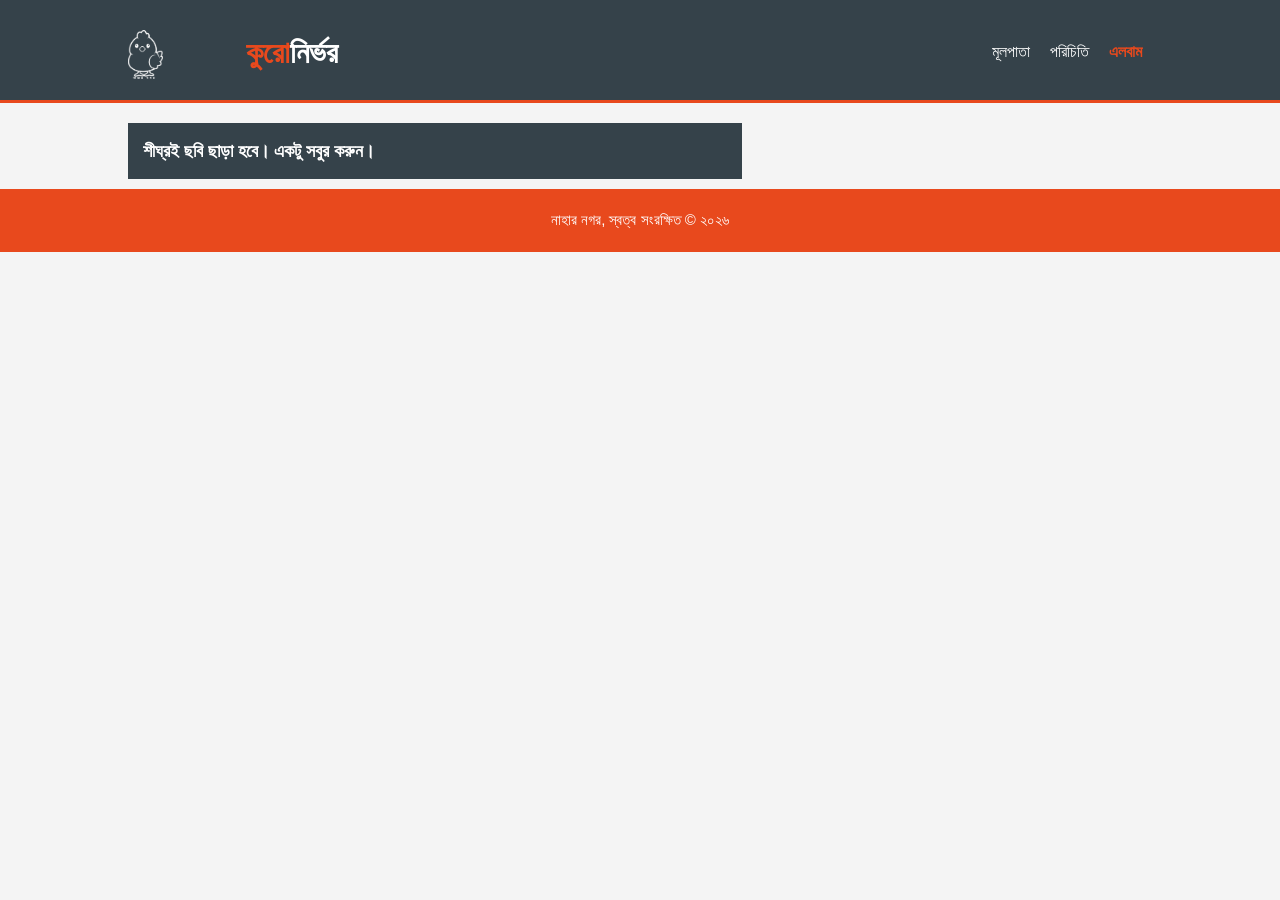
<file: gallery.html>
<!DOCTYPE html>
<html lang="en" dir="ltr">
  <head>
    <meta charset="utf-8">
    <meta name="viewport" content="width=device-width">
    <meta name="description" content="দেশি মুরগির খামার">
    <meta name="keywords" content="দেশি খামার, দেশি মুরগি, কবুতরের খামার, কবুতর, পটিয়া, চট্টগ্রাম,
    deshi murgi, chicken in patiya, deshi khamar in patiya, komol munshir hat">
    <meta name="author" content="Feroze Rashid, ফিরোজ রশিদ">
    <link rel="icon" type="image/x-icon" href="./img/favicon.ico">
    <title>কুরোনির্ভর । ছবির এলবাম</title>
    <link rel="stylesheet" href="./css/style.css">
  </head>
  <body>
    <header>
      <div class="container">
        <div id="branding">
          <div id="logo">
            <img src=./img/logo_khamar_short.png>
          </div>
          <div id="company-name">
          <h1><span class="highlight">কুরো</span>নির্ভর</h1>
        </div>
        </div>
        <nav>
          <ul>
            <li><a href="index.html">মূলপাতা</a></li>
            <li><a href="about.html">পরিচিতি</a></li>
            <li class="current"><a href="gallery.html">এলবাম</a></li>
          </ul>
        </nav>
      </div>
    </header>

    <section id="promo">
      <div class="container">
        <article id="promo-main">
        <h3 class="dark">শীঘ্রই ছবি ছাড়া হবে। একটু সবুর করুন।</h3
      </div>
    </section>


    <footer>
      <p>নাহার নগর, স্বত্ব সংরক্ষিত &copy; ২০২৬</p>
    </footer>

  </body>
</html>
</file>
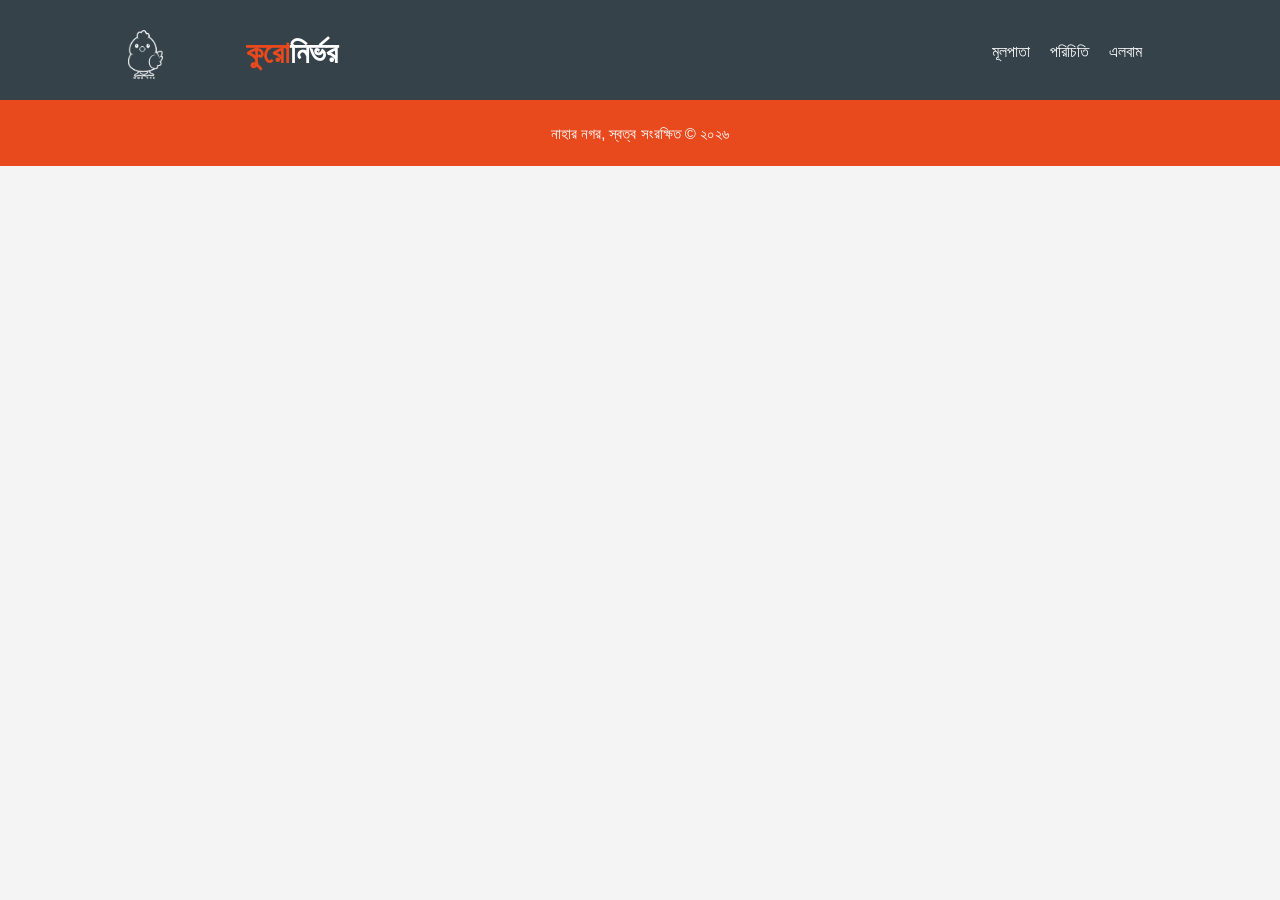
<file: pigeon.html>
<!DOCTYPE html>
<html lang="en" dir="ltr">
  <head>
    <meta charset="utf-8">
    <meta name="viewport" content="width=device-width">
    <meta name="description" content="দেশি মুরগির খামার">
    <meta name="keywords" content="দেশি খামার, দেশি মুরগি, কবুতরের খামার, কবুতর, পটিয়া, চট্টগ্রাম,
    deshi murgi, chicken in patiya, deshi khamar in patiya, komol munshir hat">
    <meta name="author" content="Feroze Rashid, ফিরোজ রশিদ">
    <link rel="icon" type="image/x-icon" href="./img/favicon.ico">
    <title>কুরোনির্ভর । স্বাগতম</title>
    <link rel="stylesheet" href="./css/style.css">
  </head>
  <body>
    <header>
      <div class="container">
        <div id="branding">
          <div id="logo">
            <img src=./img/logo_khamar_short.png>
          </div>
          <div id="company-name">
          <h1><span class="highlight">কুরো</span>নির্ভর</h1>
        </div>
        </div>
        <nav>
          <ul>
            <li><a href="index.html">মূলপাতা</a></li>
            <li><a href="about.html">পরিচিতি</a></li>
            <li><a href="gallery.html">এলবাম</a></li>
          </ul>
        </nav>
      </div>
    </header>



    <footer>
      <p>নাহার নগর, স্বত্ব সংরক্ষিত &copy; ২০২৬</p>
    </footer>

  </body>
</html>
</file>
<file: css/style.css>
body{
  font: 15px/1.5 Tiro-Bangla, Arial, sans-serif;
  padding: 0;
  margin: 0;
  background-color: #f4f4f4;
}

/* global */
.container{
  width: 80%;
  margin: auto;
  overflow: hidden;
}

ul{
  margin: 0;
  padding: 0;
}

.button_1{
  height: 34px;
  background: #e8491d;
  border: 0;
  padding-left: 20px;
  padding-right: 20px;
  color: #ffffff;
}

.dark{
  padding: 15px;
  background: #35424a;
  color: #ffffff;
  margin-top: 10px;
  margin-bottom: 10px;
}

.highlight{
  color: #5EE9B5;
  font-size: 30px;
  font-weight: bold;
  text-transform: uppercase;
}

/* header */
header{
  background-color: #35424a;
  color: #ffffff;
  padding-top: 30px;
  min-height: 70px;
  border-bottom: #e8491d 3px solid;
}

header a{
  color: #ffffff;
  text-decoration: none;
  text-transform: uppercase;
  font-size: 16px;
}

header li{
  float: left;
  display: inline;
  padding: 0 10px 0 10px;
}

header #branding{
  float: left;
  display: inline;
  min-width: 210px;
}

header #logo{
  float: left;
  margin-right: 10px;
}

header #logo img{
  width: 35px;
}

header #company-name h1{
  margin: 0px;
  float: right;
}

header nav{
  float: right;
  margin-top: 10px;
}

header .highlight, header .current a{
  color: #e8491d;
  font-weight: bold;
  text-transform: uppercase;
}

header a:hover{
  color: #cccccc;
  font-weight: bold;
}

/* showcase */
#showcase{
  min-height: 200px;
  background:url('../img/showcase.png') no-repeat;
  text-align: center;
  color: #ffffff;
}

#showcase h1{
  margin-top: 80px;
  font-size: 55px;
  margin-bottom: 10px;
  color: #f2f20d;
  background-color: none;
}

#showcase p{
  font-size: 20px;
  text-transform: capitalize;
}

/* boxes */
#boxes{
  margin-top: 20px;
}

#boxes .box{
  float: left;
  text-align: center;
  width: 30%;
  padding: 10px;
}


#boxes .box img{
  width: 90%;
}

/* customers */
#customers{
  margin-top: 20px;
}

#customers .customer{
  float: left;
  text-align: center;
  width: 22%;
  padding: 10px;
}


#customers .customer img{
  width: 90%;
}

/*sidebar*/
aside#promo-sidebar{
  float: right;
  width: 30%;
  margin-top: 10px;
}

aside#promo-sidebar a{
  padding: 10px;
  text-decoration: none;
}

aside#types-sidebar{
  float: right;
  width: 25%;
  margin-top: 15px;
}

aside#types-sidebar img{
  padding: 0px;
  width: 100%;
}

/* location_map */
#location_map img{
  width: 100%;
}

/* main-col*/
article#promo-main{
  margin-top: 10px;
  float: left;
  width: 60%;
}

article#type{
  margin-top: 10px;
  width: 55%;
  float: left;
}


ul#promo-reason li{
  list-style: none;
  padding: 5px;
  border: #cccccc solid 1px;
  margin-bottom: 2px;
  background: #e6e6e6;
}

/*types*/
table {
  width: 100%; /* Required for auto margins to work effectively */
  margin-left: auto;
  margin-right: auto;
}

#types h1{
  text-align:center;
}

#type td{
  width: 50%;
}

#type img{
  width: 90%;
}

#type h3{
  padding: 5px;
  margin-bottom: -10px;
}

#type h4{
  padding: 5px;
  text-align: right;
  border: #cccccc solid 1px;
  margin-bottom: 2px;
  background: #e6e6e6;
}

#type p{
  text-align: justify;
}

.type-card {
  width: 65%;
  display: flex;
  flex-wrap: wrap;
  background: white;
  padding: 10px;
  margin: auto;
  margin-bottom: 5px;
  border-radius: 10px;
  box-shadow: 0 2px 6px rgba(0,0,0,0.1);
}

.type-info {
  flex: 1;
  padding-right: 20px;
}

.type-info h3{
   text-align: right; /*ইংরেজি নাম ডানপাশে*/
}

.type-image {
  display: flex;
  flex: 0 1 auto;   /* column width = image width */
  justify-content: center;
  align-items: center; /* centers image vertically*/
}

.type-image img {
  max-width: 350px;   /* your chosen limit */
  width: 100%;        /* fill the column */
  height: auto;       /* maintain aspect ratio */
}


/*footer*/
footer{
  padding: 5px;
  text-align: center;
  background: #e8491d;
  color: #ffffff;
}

/* media queries*/
@media(max-width: 768px){
  /*header #branding,*/
  header #logo,
  header #company-name,
  header nav,
  header nav li,
  #newsletter h1,
  #newsletter form,
  #boxes .box,
  #customers .customer,
  article#main-col,
  aside#sidebar{
    float:none;
    text-align:center;
    width:100%;
  }

  .container{
    width: 95%;
  }

  header{
    padding-bottom: 20px;
  }

  #showcase h1{
    margin-top: 40px;
  }
  #newsletter button, .quote button{
    display: block;
    width: 100%;
  }
  #newsletter form input[type="email"], .quote input, .quote textarea{
    width: 100%;
    margin-bottom: 5px;
  }
.type-card {
      flex-direction: column;
      width: 95%;
    }
.type-info,
.type-image {
      flex: none;
      width: 100%;
      padding-right: 0;
    }
.type-info {
      margin-bottom: 15px;
  }
}
}
</file>
